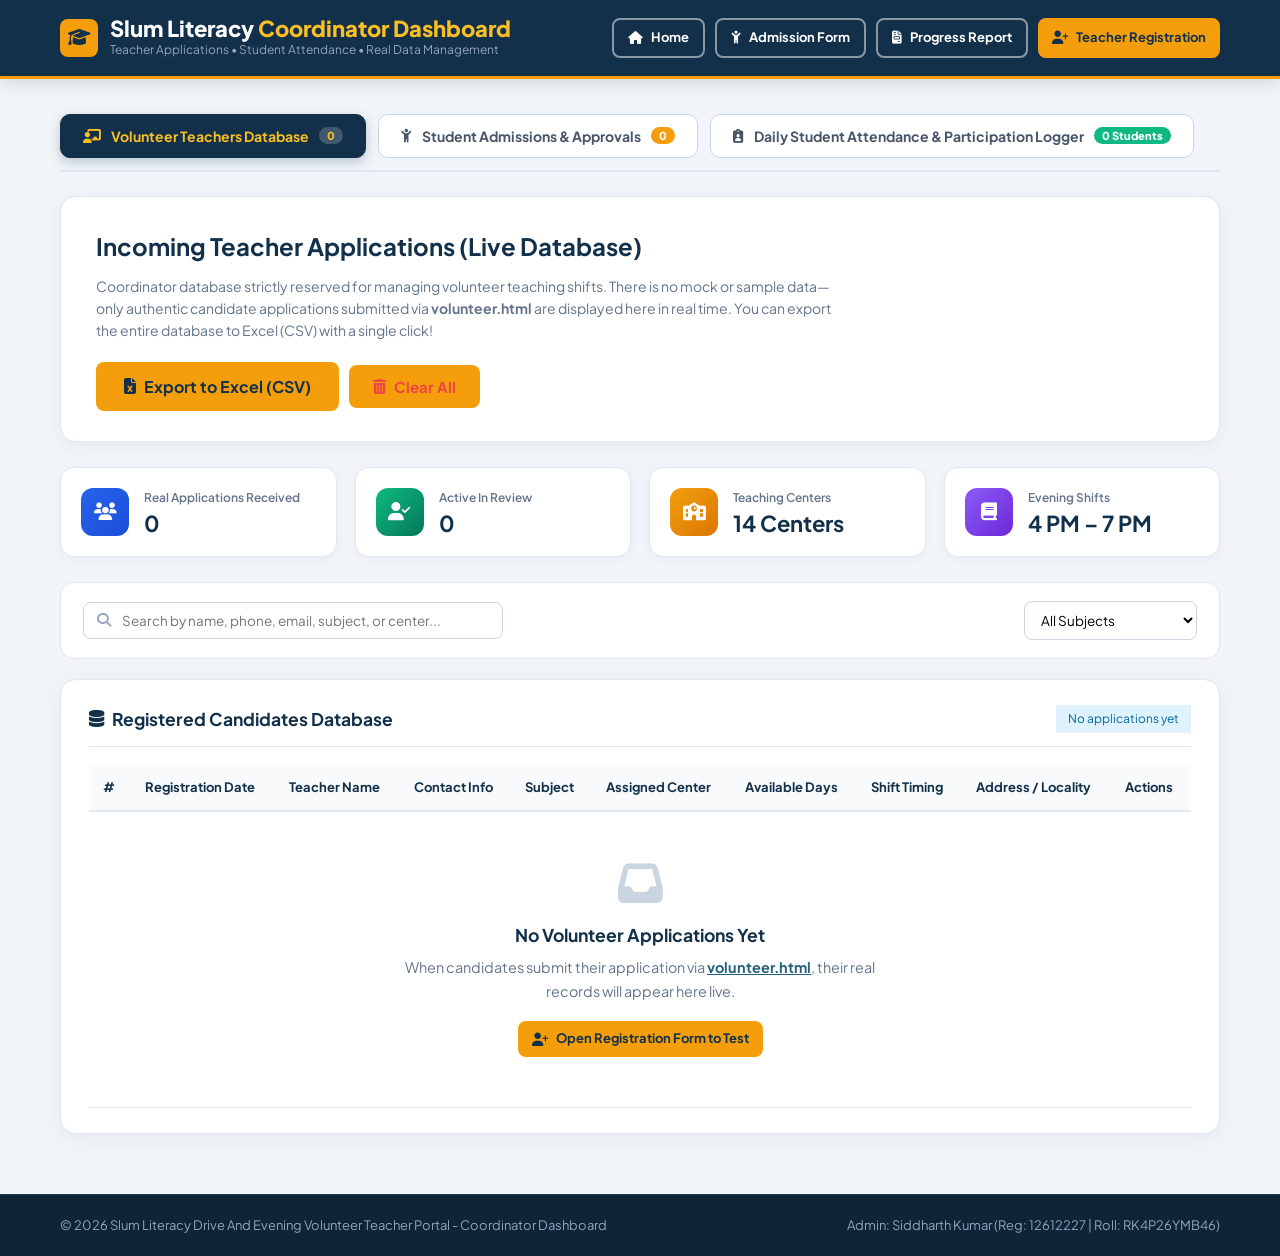
<file: admin.html>
<!DOCTYPE html>
<html lang="en">
<head>
    <meta charset="UTF-8">
    <meta name="viewport" content="width=device-width, initial-scale=1.0">
    <title>Admin Dashboard & Attendance Portal | Slum Literacy Drive</title>
    <link rel="stylesheet" href="style.css">
    <!-- Google Fonts -->
    <link rel="preconnect" href="https://fonts.googleapis.com">
    <link rel="preconnect" href="https://fonts.gstatic.com" crossorigin>
    <link href="https://fonts.googleapis.com/css2?family=Plus+Jakarta+Sans:wght@300;400;500;600;700;800&display=swap" rel="stylesheet">
    <!-- FontAwesome 6 -->
    <link rel="stylesheet" href="https://cdnjs.cloudflare.com/ajax/libs/font-awesome/6.4.0/css/all.min.css">
</head>
<body class="page-admin">

    <!-- Admin Top Navbar -->
    <header class="admin-header">
        <div class="container admin-nav-flex">
            <div class="admin-brand">
                <span class="logo-icon"><i class="fa-solid fa-graduation-cap"></i></span>
                <div>
                    <h2>Slum Literacy <span>Coordinator Dashboard</span></h2>
                    <span class="admin-sub">Teacher Applications • Student Attendance • Real Data Management</span>
                </div>
            </div>

            <div class="admin-top-actions">
                <a href="index.html" class="btn btn-secondary btn-sm">
                    <i class="fa-solid fa-house"></i> Home
                </a>
                <a href="enroll.html" class="btn btn-secondary btn-sm">
                    <i class="fa-solid fa-child-reaching"></i> Admission Form
                </a>
                <a href="report.html" class="btn btn-secondary btn-sm">
                    <i class="fa-solid fa-file-invoice"></i> Progress Report
                </a>
                <a href="volunteer.html" class="btn btn-warning btn-sm">
                    <i class="fa-solid fa-user-plus"></i> Teacher Registration
                </a>
            </div>
        </div>
    </header>

    <!-- Main Admin Container -->
    <main class="container admin-main">

        <!-- Admin Master Switcher Tabs -->
        <div class="admin-tab-nav">
            <button class="admin-tab-btn active" id="tabBtnTeachers" onclick="switchAdminTab('teachers')">
                <i class="fa-solid fa-chalkboard-user"></i>
                <span>Volunteer Teachers Database</span>
                <span class="tab-badge" id="tabTeacherBadge">0</span>
            </button>
            <button class="admin-tab-btn" id="tabBtnAdmissions" onclick="switchAdminTab('admissions')">
                <i class="fa-solid fa-child-reaching"></i>
                <span>Student Admissions & Approvals</span>
                <span class="tab-badge" id="tabAdmissionBadge" style="background:#f59e0b; color:white;">0</span>
            </button>
            <button class="admin-tab-btn" id="tabBtnAttendance" onclick="switchAdminTab('attendance')">
                <i class="fa-solid fa-clipboard-user"></i>
                <span>Daily Student Attendance & Participation Logger</span>
                <span class="tab-badge" id="tabAttendanceBadge" style="background:#10b981; color:white;">Module 3</span>
            </button>
        </div>

        <!-- ================================================================= -->
        <!-- TAB 1: VOLUNTEER TEACHERS DATABASE -->
        <!-- ================================================================= -->
        <div id="paneTeachers" class="admin-tab-pane active">

            <!-- Welcome Banner -->
            <div class="admin-welcome-card">
                <div class="welcome-text">
                    <h1>Incoming Teacher Applications (Live Database)</h1>
                    <p>Coordinator database strictly reserved for managing volunteer teaching shifts. There is no mock or sample data—only authentic candidate applications submitted via <strong>volunteer.html</strong> are displayed here in real time. You can export the entire database to Excel (CSV) with a single click!</p>
                </div>
                <div class="welcome-actions" style="display:flex; gap:10px; align-items:center;">
                    <button id="exportCsvBtn" class="btn btn-warning btn-lg">
                        <i class="fa-solid fa-file-excel"></i> Export to Excel (CSV)
                    </button>
                    <button id="clearAllDataBtn" class="btn btn-outline-sm" style="color:#ef4444; border-color:#fca5a5;" title="Clear all registrations">
                        <i class="fa-solid fa-trash-can"></i> Clear All
                    </button>
                </div>
            </div>

            <!-- Quick Stats Cards -->
            <div class="admin-stats-grid">
                <div class="admin-stat-card">
                    <div class="stat-icon-wrap bg-blue"><i class="fa-solid fa-users"></i></div>
                    <div>
                        <span class="stat-meta">Real Applications Received</span>
                        <h3 id="statTotalCount">0</h3>
                    </div>
                </div>

                <div class="admin-stat-card">
                    <div class="stat-icon-wrap bg-green"><i class="fa-solid fa-user-check"></i></div>
                    <div>
                        <span class="stat-meta">Active In Review</span>
                        <h3 id="statActiveCount">0</h3>
                    </div>
                </div>

                <div class="admin-stat-card">
                    <div class="stat-icon-wrap bg-amber"><i class="fa-solid fa-school"></i></div>
                    <div>
                        <span class="stat-meta">Teaching Centers</span>
                        <h3>14 Centers</h3>
                    </div>
                </div>

                <div class="admin-stat-card">
                    <div class="stat-icon-wrap bg-purple"><i class="fa-solid fa-book"></i></div>
                    <div>
                        <span class="stat-meta">Evening Shifts</span>
                        <h3>4 PM – 7 PM</h3>
                    </div>
                </div>
            </div>

            <!-- Data Filter & Controls -->
            <div class="admin-controls-card">
                <div class="search-input-wrap">
                    <i class="fa-solid fa-magnifying-glass"></i>
                    <input type="text" id="adminSearchInput" placeholder="Search by name, phone, email, subject, or center...">
                </div>

                <div class="filter-dropdown-wrap">
                    <select id="adminSubjectFilter">
                        <option value="">All Subjects</option>
                        <option value="Mathematics">Mathematics</option>
                        <option value="English">English</option>
                        <option value="Science">Science</option>
                        <option value="General Knowledge">General Knowledge</option>
                        <option value="Arts and Crafts">Arts and Crafts</option>
                    </select>
                </div>
            </div>

            <!-- Volunteer Data Table Card -->
            <div class="admin-table-card">
                <div class="table-card-header">
                    <h3><i class="fa-solid fa-database"></i> Registered Candidates Database</h3>
                    <span class="badge-pill light-blue" id="tableRecordCount">Loading...</span>
                </div>

                <div class="table-scroll-container">
                    <table class="admin-data-table" id="adminDataTable">
                        <thead>
                            <tr>
                                <th>#</th>
                                <th>Registration Date</th>
                                <th>Teacher Name</th>
                                <th>Contact Info</th>
                                <th>Subject</th>
                                <th>Assigned Center</th>
                                <th>Available Days</th>
                                <th>Shift Timing</th>
                                <th>Address / Locality</th>
                                <th>Actions</th>
                            </tr>
                        </thead>
                        <tbody id="adminTableBody">
                            <!-- Populated dynamically via script.js (Real Data Only) -->
                        </tbody>
                    </table>
                </div>
            </div>

        </div>

        <!-- ================================================================= -->
        <!-- TAB 2: STUDENT ADMISSIONS & APPROVALS (UNDERPRIVILEGED CHILDREN) -->
        <!-- ================================================================= -->
        <div id="paneAdmissions" class="admin-tab-pane">

            <!-- Welcome Banner -->
            <div class="admin-welcome-card">
                <div class="welcome-text">
                    <h1>Underprivileged Student Admissions & Approvals</h1>
                    <p>Review child admission applications submitted in real time by parents and guardians via <strong>enroll.html</strong>. Verify family details, background, and center location, then click <strong>Approve & Admit</strong> to officially assign a Student ID and automatically enroll the child into the Daily Attendance Logger and Student Progress Tracker.</p>
                </div>
                <div class="welcome-actions" style="display:flex; gap:10px; align-items:center;">
                    <a href="enroll.html" target="_blank" class="btn btn-primary btn-lg" style="text-decoration:none;">
                        <i class="fa-solid fa-child-reaching"></i> Public Admission Form
                    </a>
                    <button id="exportAdmissionsCsvBtn" class="btn btn-warning btn-lg">
                        <i class="fa-solid fa-file-excel"></i> Export (CSV)
                    </button>
                    <button id="clearAllAdmissionsBtn" class="btn btn-outline-sm" style="color:#ef4444; border-color:#fca5a5;" title="Clear all admissions">
                        <i class="fa-solid fa-trash-can"></i> Clear All
                    </button>
                </div>
            </div>

            <!-- Quick Stats Cards -->
            <div class="admin-stats-grid">
                <div class="admin-stat-card">
                    <div class="stat-icon-wrap bg-blue"><i class="fa-solid fa-file-signature"></i></div>
                    <div>
                        <span class="stat-meta">Total Applications</span>
                        <h3 id="statAdmissionTotal">0</h3>
                    </div>
                </div>

                <div class="admin-stat-card">
                    <div class="stat-icon-wrap bg-amber"><i class="fa-solid fa-hourglass-half"></i></div>
                    <div>
                        <span class="stat-meta">Pending Approval</span>
                        <h3 id="statAdmissionPending">0</h3>
                    </div>
                </div>

                <div class="admin-stat-card">
                    <div class="stat-icon-wrap bg-green"><i class="fa-solid fa-circle-check"></i></div>
                    <div>
                        <span class="stat-meta">Admitted & Enrolled</span>
                        <h3 id="statAdmissionApproved">0</h3>
                    </div>
                </div>

                <div class="admin-stat-card">
                    <div class="stat-icon-wrap bg-purple"><i class="fa-solid fa-school"></i></div>
                    <div>
                        <span class="stat-meta">Tutoring Clusters</span>
                        <h3>3 Active Centers</h3>
                    </div>
                </div>
            </div>

            <!-- Data Filter & Controls -->
            <div class="admin-controls-card">
                <div class="search-input-wrap">
                    <i class="fa-solid fa-magnifying-glass"></i>
                    <input type="text" id="admissionSearchInput" placeholder="Search by child name, guardian, phone, center, or subject...">
                </div>

                <div class="filter-dropdown-wrap" style="display:flex; gap:10px;">
                    <select id="admissionStatusFilter">
                        <option value="">All Statuses</option>
                        <option value="Pending Approval">Pending Approval</option>
                        <option value="Admitted & Enrolled">Admitted & Enrolled</option>
                    </select>

                    <select id="admissionCenterFilter">
                        <option value="">All Centers</option>
                        <option value="Center A: Math Camp (Azad Nagar)">Center A: Math Camp</option>
                        <option value="Center B: English Camp (Railway Colony)">Center B: English Camp</option>
                        <option value="Center C: Riverfront Open School">Center C: Riverfront School</option>
                    </select>
                </div>
            </div>

            <!-- Admissions Data Table Card -->
            <div class="admin-table-card">
                <div class="table-card-header">
                    <h3><i class="fa-solid fa-id-card-clip"></i> Child Admission Applications Database</h3>
                    <span class="badge-pill light-blue" id="admissionsRecordCount">0 Applications</span>
                </div>

                <div class="table-responsive">
                    <table class="admin-table" id="admissionsTable">
                        <thead>
                            <tr>
                                <th>App ID & Date</th>
                                <th>Child Information</th>
                                <th>Assigned Center & Shift</th>
                                <th>Learning Focus & Schooling</th>
                                <th>Guardian & Contact</th>
                                <th>Status</th>
                                <th>Coordinator Actions</th>
                            </tr>
                        </thead>
                        <tbody id="admissionsTableBody">
                            <!-- Populated dynamically via script.js -->
                        </tbody>
                    </table>
                </div>
            </div>

        </div>

        <!-- ================================================================= -->
        <!-- TAB 3: DAILY STUDENT ATTENDANCE & PARTICIPATION LOGGER (MODULE 3) -->
        <!-- ================================================================= -->
        <div id="paneAttendance" class="admin-tab-pane">

            <!-- Real-Time Metrics & Participation Rate Cards -->
            <div class="attendance-stats-grid">
                <!-- Participation Rate Card -->
                <div class="attendance-stat-card rate">
                    <div class="attendance-stat-icon">
                        <i class="fa-solid fa-chart-pie"></i>
                    </div>
                    <div class="attendance-stat-info" style="flex-grow: 1;">
                        <div style="display: flex; justify-content: space-between; align-items: baseline;">
                            <h3 id="participationRateDisplay">0%</h3>
                            <span class="status-tag" id="rateStatusBadge" style="background:#fef3c7; color:#b45309; font-size:11px;">Awaiting Data</span>
                        </div>
                        <span>Classroom Participation Rate</span>
                        <div class="progress-bar-container" style="background:#e2e8f0; height:8px; border-radius:10px; overflow:hidden; margin-top:8px;">
                            <div id="participationProgressBar" style="width: 0%; height: 100%; background: linear-gradient(90deg, #10b981, #059669); transition: width 0.4s ease;"></div>
                        </div>
                    </div>
                </div>

                <!-- Present Today Card -->
                <div class="attendance-stat-card success">
                    <div class="attendance-stat-icon">
                        <i class="fa-solid fa-user-check"></i>
                    </div>
                    <div class="attendance-stat-info">
                        <h3 id="presentCountDisplay">0</h3>
                        <span>Present Students Today</span>
                    </div>
                </div>

                <!-- Absent Today Card -->
                <div class="attendance-stat-card danger">
                    <div class="attendance-stat-icon">
                        <i class="fa-solid fa-user-xmark"></i>
                    </div>
                    <div class="attendance-stat-info">
                        <h3 id="absentCountDisplay">0</h3>
                        <span>Absent Students Today</span>
                    </div>
                </div>

                <!-- Total Enrolled Card -->
                <div class="attendance-stat-card primary">
                    <div class="attendance-stat-icon">
                        <i class="fa-solid fa-users"></i>
                    </div>
                    <div class="attendance-stat-info">
                        <h3 id="totalEnrolledDisplay">0</h3>
                        <span>Total Enrolled Students</span>
                    </div>
                </div>
            </div>

            <!-- Controls & Filter Toolbar -->
            <div class="admin-controls-card">
                <div class="filter-dropdown-wrap" style="flex-grow:1; display:flex; gap:14px; flex-wrap:wrap; align-items: flex-end;">
                    <div>
                        <label style="display:block; font-size:12px; font-weight:700; color:#12304a; margin-bottom:4px;">
                            <i class="fa-regular fa-calendar"></i> Attendance Date
                        </label>
                        <input type="date" id="attendanceDateInput" style="padding:9px 12px; border:1px solid #cbd5e1; border-radius:8px; font-size:14px; background:white;">
                    </div>
                    <div>
                        <label style="display:block; font-size:12px; font-weight:700; color:#12304a; margin-bottom:4px;">
                            <i class="fa-solid fa-location-dot"></i> Teaching Center
                        </label>
                        <select id="attendanceCenterSelect" style="padding:9px 12px; border:1px solid #cbd5e1; border-radius:8px; font-size:14px; background:white;">
                            <option value="All Centers">All Learning Centers</option>
                            <option value="Center A: Math Camp (Azad Nagar)">Center A: Math Camp (Azad Nagar)</option>
                            <option value="Center B: English Camp (Railway Colony)">Center B: English Camp (Railway Colony)</option>
                            <option value="Center C: Riverfront Open School">Center C: Riverfront Open School</option>
                        </select>
                    </div>
                    <div>
                        <label style="display:block; font-size:12px; font-weight:700; color:#12304a; margin-bottom:4px;">
                            <i class="fa-regular fa-clock"></i> Evening Shift
                        </label>
                        <select id="attendanceShiftSelect" style="padding:9px 12px; border:1px solid #cbd5e1; border-radius:8px; font-size:14px; background:white;">
                            <option value="4:00 PM – 5:00 PM (Early Shift)">4:00 PM – 5:00 PM (Early Shift)</option>
                            <option value="5:00 PM – 6:00 PM (Primary Shift)" selected>5:00 PM – 6:00 PM (Primary Shift)</option>
                            <option value="6:00 PM – 7:00 PM (Senior Shift)">6:00 PM – 7:00 PM (Senior Shift)</option>
                        </select>
                    </div>
                    <div>
                        <label style="display:block; font-size:12px; font-weight:700; color:#12304a; margin-bottom:4px;">
                            <i class="fa-solid fa-magnifying-glass"></i> Search Child
                        </label>
                        <input type="text" id="attendanceSearchInput" placeholder="Search child name or ID..." style="padding:9px 12px; border:1px solid #cbd5e1; border-radius:8px; font-size:14px; background:white; min-width:180px;">
                    </div>
                </div>

                <!-- Toolbar Action Buttons -->
                <div style="display:flex; gap:8px; flex-wrap:wrap; align-items:flex-end;">
                    <button id="openEnrollModalBtn" class="btn btn-primary" style="padding:9px 14px; font-size:13px;">
                        <i class="fa-solid fa-user-plus"></i> Enroll Student
                    </button>
                    <button id="markAllPresentBtn" class="btn btn-outline-sm" title="Mark all filtered students present">
                        <i class="fa-solid fa-check-double"></i> All Present
                    </button>
                    <button id="markAllAbsentBtn" class="btn btn-outline-sm" title="Mark all filtered students absent">
                        <i class="fa-solid fa-xmark"></i> All Absent
                    </button>
                    <button id="saveAttendanceBtn" class="btn btn-warning" style="padding:9px 14px; font-size:13px;">
                        <i class="fa-solid fa-floppy-disk"></i> Save Session
                    </button>
                    <button id="exportAttendanceCsvBtn" class="btn btn-secondary" style="padding:9px 14px; font-size:13px;" title="Export attendance to CSV">
                        <i class="fa-solid fa-file-excel"></i> Export CSV
                    </button>
                </div>
            </div>

            <!-- Student Attendance Grid Table -->
            <div class="admin-table-card">
                <div class="table-card-header" style="display:flex; justify-content:space-between; align-items:center; flex-wrap:wrap; gap:10px;">
                    <div>
                        <h3><i class="fa-solid fa-clipboard-check"></i> Center Attendance Sheet (<span id="activeDateLabel">Today</span>)</h3>
                        <p style="font-size:13px; color:#64748b; margin-top:2px;">Click <strong>Present</strong> when a child walks in to mark instant presence with exact arrival time.</p>
                    </div>
                    <div style="display:flex; gap:8px; align-items:center;">
                        <span class="badge-pill light-blue" id="attendanceFeedbackBadge">
                            <i class="fa-solid fa-bolt"></i> Live Auto-Save Enabled
                        </span>
                        <button id="clearRosterBtn" class="btn btn-outline-sm" style="font-size:11px; padding:4px 8px; color:#dc2626; border-color:#fee2e2;" title="Clear all enrolled students">
                            <i class="fa-solid fa-trash-can"></i> Clear Roster
                        </button>
                    </div>
                </div>

                <div class="table-scroll-container">
                    <table class="admin-data-table" id="attendanceGridTable">
                        <thead>
                            <tr>
                                <th style="width: 40px;">#</th>
                                <th>Student ID</th>
                                <th>Child's Full Name</th>
                                <th>Age / Grade</th>
                                <th>Teaching Center</th>
                                <th>Assigned Subject</th>
                                <th>Guardian Mobile</th>
                                <th style="text-align:center; min-width: 170px;">Live Attendance Status</th>
                                <th style="text-align:center;">Arrival Time</th>
                                <th style="text-align:center; width: 70px;">Action</th>
                            </tr>
                        </thead>
                        <tbody id="attendanceGridBody">
                            <!-- Dynamically populated via script.js from localStorage -->
                        </tbody>
                    </table>
                </div>
            </div>

            <!-- Saved Daily Attendance History Section -->
            <div class="admin-table-card" style="margin-top: 30px;">
                <div class="table-card-header" style="display:flex; justify-content:space-between; align-items:center;">
                    <div>
                        <h3><i class="fa-solid fa-clock-rotate-left"></i> Committed Session Attendance History</h3>
                        <p style="font-size:13px; color:#64748b; margin-top:2px;">Official records saved from completed evening tutoring sessions.</p>
                    </div>
                    <button id="clearHistoryBtn" class="btn btn-outline-sm" style="font-size:11px; color:#dc2626; border-color:#fee2e2;">
                        <i class="fa-solid fa-trash-can"></i> Clear History
                    </button>
                </div>

                <div class="table-scroll-container">
                    <table class="admin-data-table">
                        <thead>
                            <tr>
                                <th>#</th>
                                <th>Session Date</th>
                                <th>Center</th>
                                <th>Shift Timing</th>
                                <th>Total Students</th>
                                <th>Present</th>
                                <th>Absent</th>
                                <th>Participation Rate</th>
                                <th>Committed Time</th>
                                <th>Action</th>
                            </tr>
                        </thead>
                        <tbody id="attendanceHistoryBody">
                            <!-- Populated via script.js -->
                        </tbody>
                    </table>
                </div>
            </div>

        </div>

    </main>

    <!-- Modal: Enroll New Student -->
    <div id="enrollStudentModal" class="story-modal-overlay" style="display:none;">
        <div class="story-modal-box" style="max-width: 520px;">
            <div class="modal-header">
                <h3><i class="fa-solid fa-user-plus"></i> Enroll New Student in Roster</h3>
                <button class="close-modal-btn" id="closeEnrollModalBtn">&times;</button>
            </div>
            <form id="enrollStudentForm">
                <div class="modal-body">
                    <p style="font-size:13px; color:#64748b; margin-bottom:16px;">
                        Add a newly joined child to the official evening tutoring roster. The child will be immediately eligible for daily attendance and diagnostic assessment.
                    </p>

                    <div style="margin-bottom:14px;">
                        <label style="display:block; font-size:13px; font-weight:700; color:#12304a; margin-bottom:4px;">
                            Child's Full Name <span style="color:#dc2626;">*</span>
                        </label>
                        <input type="text" id="newStudentName" required placeholder="e.g. Ramesh Kumar" style="width:100%; padding:10px 12px; border:1px solid #cbd5e1; border-radius:8px; font-size:14px;">
                    </div>

                    <div style="display:grid; grid-template-columns: 1fr 1fr; gap:12px; margin-bottom:14px;">
                        <div>
                            <label style="display:block; font-size:13px; font-weight:700; color:#12304a; margin-bottom:4px;">
                                Age & Grade <span style="color:#dc2626;">*</span>
                            </label>
                            <input type="text" id="newStudentAge" required placeholder="e.g. 9 yrs (Grade 3)" style="width:100%; padding:10px 12px; border:1px solid #cbd5e1; border-radius:8px; font-size:14px;">
                        </div>
                        <div>
                            <label style="display:block; font-size:13px; font-weight:700; color:#12304a; margin-bottom:4px;">
                                Primary Subject
                            </label>
                            <select id="newStudentSubject" style="width:100%; padding:10px 12px; border:1px solid #cbd5e1; border-radius:8px; font-size:14px; background:white;">
                                <option value="Foundational Math">Foundational Math</option>
                                <option value="English Phonics">English Phonics</option>
                                <option value="Hindi Literacy">Hindi Literacy</option>
                                <option value="General Science">General Science</option>
                                <option value="Arts & Hygiene">Arts & Hygiene</option>
                            </select>
                        </div>
                    </div>

                    <div style="margin-bottom:14px;">
                        <label style="display:block; font-size:13px; font-weight:700; color:#12304a; margin-bottom:4px;">
                            Learning Center <span style="color:#dc2626;">*</span>
                        </label>
                        <select id="newStudentCenter" required style="width:100%; padding:10px 12px; border:1px solid #cbd5e1; border-radius:8px; font-size:14px; background:white;">
                            <option value="Center A: Math Camp (Azad Nagar)">Center A: Math Camp (Azad Nagar)</option>
                            <option value="Center B: English Camp (Railway Colony)">Center B: English Camp (Railway Colony)</option>
                            <option value="Center C: Riverfront Open School">Center C: Riverfront Open School</option>
                        </select>
                    </div>

                    <div style="margin-bottom:14px;">
                        <label style="display:block; font-size:13px; font-weight:700; color:#12304a; margin-bottom:4px;">
                            Parent / Guardian Mobile Phone <span style="color:#dc2626;">*</span>
                        </label>
                        <input type="tel" id="newStudentPhone" required maxlength="10" placeholder="10-digit mobile number" style="width:100%; padding:10px 12px; border:1px solid #cbd5e1; border-radius:8px; font-size:14px;">
                    </div>
                </div>
                <div class="modal-footer" style="display:flex; justify-content:flex-end; gap:10px;">
                    <button type="button" class="btn btn-secondary" id="cancelEnrollBtn">Cancel</button>
                    <button type="submit" class="btn btn-primary">
                        <i class="fa-solid fa-check"></i> Enroll Child
                    </button>
                </div>
            </form>
        </div>
    </div>

    <!-- Admin Footer -->
    <footer class="admin-footer">
        <div class="container footer-bottom-flex">
            <p>© 2026 Slum Literacy Drive And Evening Volunteer Teacher Portal - Coordinator Dashboard</p>
            <p>Admin: Siddharth Kumar (Reg: 12612227 | Roll: RK4P26YMB46)</p>
        </div>
    </footer>

    <!-- Scripts -->
    <script src="script.js"></script>
</body>
</html>
</file>
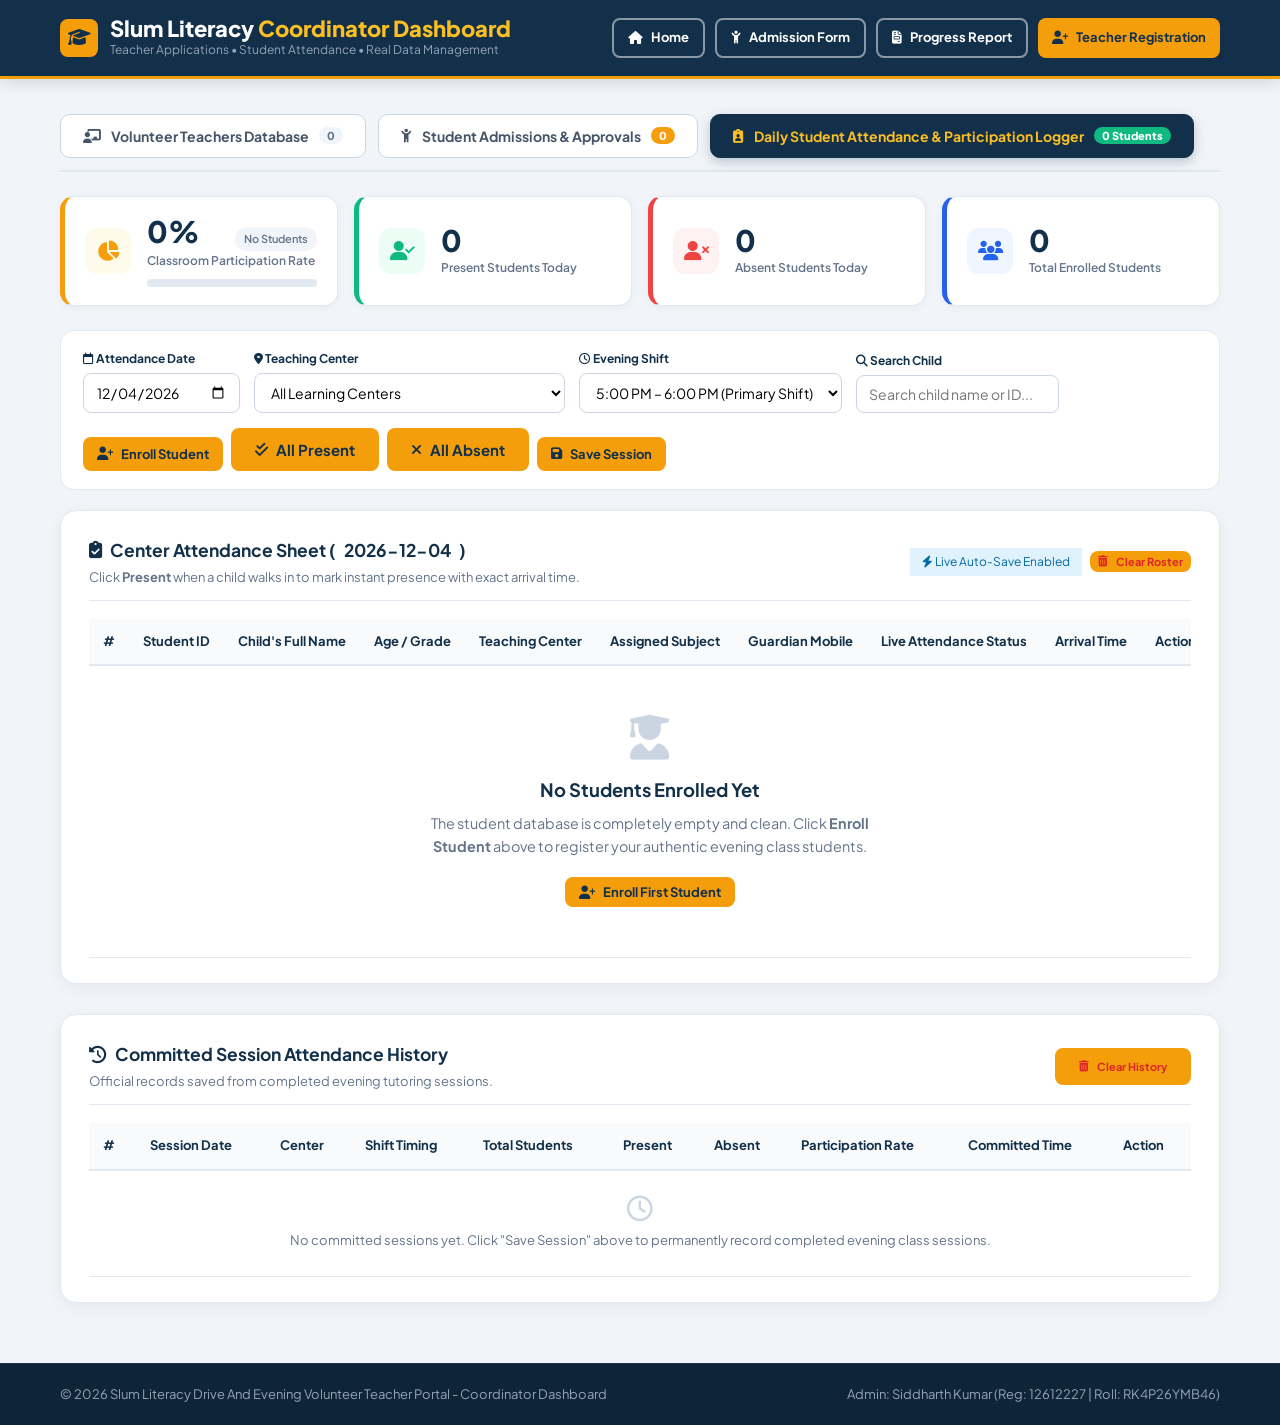
<file: attendance.html>
<!DOCTYPE html>
<html lang="en">
<head>
    <meta charset="UTF-8">
    <meta http-equiv="refresh" content="0; url=admin.html#attendance">
    <meta name="viewport" content="width=device-width, initial-scale=1.0">
    <title>Redirecting to Admin Attendance Portal | Slum Literacy Drive</title>
    <link rel="stylesheet" href="style.css">
    <link rel="stylesheet" href="https://cdnjs.cloudflare.com/ajax/libs/font-awesome/6.4.0/css/all.min.css">
    <script>
        window.location.replace("admin.html#attendance");
    </script>
</head>
<body style="background: #f1f5f9; display: flex; align-items: center; justify-content: center; min-height: 100vh; font-family: 'Plus Jakarta Sans', sans-serif; padding: 20px;">
    <div style="background: white; border-radius: 16px; padding: 40px 30px; max-width: 520px; text-align: center; box-shadow: 0 4px 25px rgba(0,0,0,0.08); border: 1px solid #e2e8f0;">
        <div style="width: 64px; height: 64px; background: #e0f2fe; color: #0284c7; border-radius: 50%; display: flex; align-items: center; justify-content: center; font-size: 28px; margin: 0 auto 18px;">
            <i class="fa-solid fa-lock"></i>
        </div>
        <h2 style="color: #12304a; font-size: 1.4rem; margin-bottom: 8px;">Coordinator Admin Portal</h2>
        <p style="font-size: 14px; color: #64748b; margin-bottom: 24px; line-height: 1.6;">
            The Student Attendance Logger is restricted and securely managed inside the <strong>Coordinator Admin Portal</strong>. Redirecting you automatically...
        </p>
        <a href="admin.html#attendance" class="btn btn-primary" style="padding: 12px 24px; font-size: 14px; display: inline-flex; align-items: center; gap: 8px;">
            <i class="fa-solid fa-clipboard-user"></i> Open Attendance in Admin Portal &rarr;
        </a>
    </div>
</body>
</html>
</file>
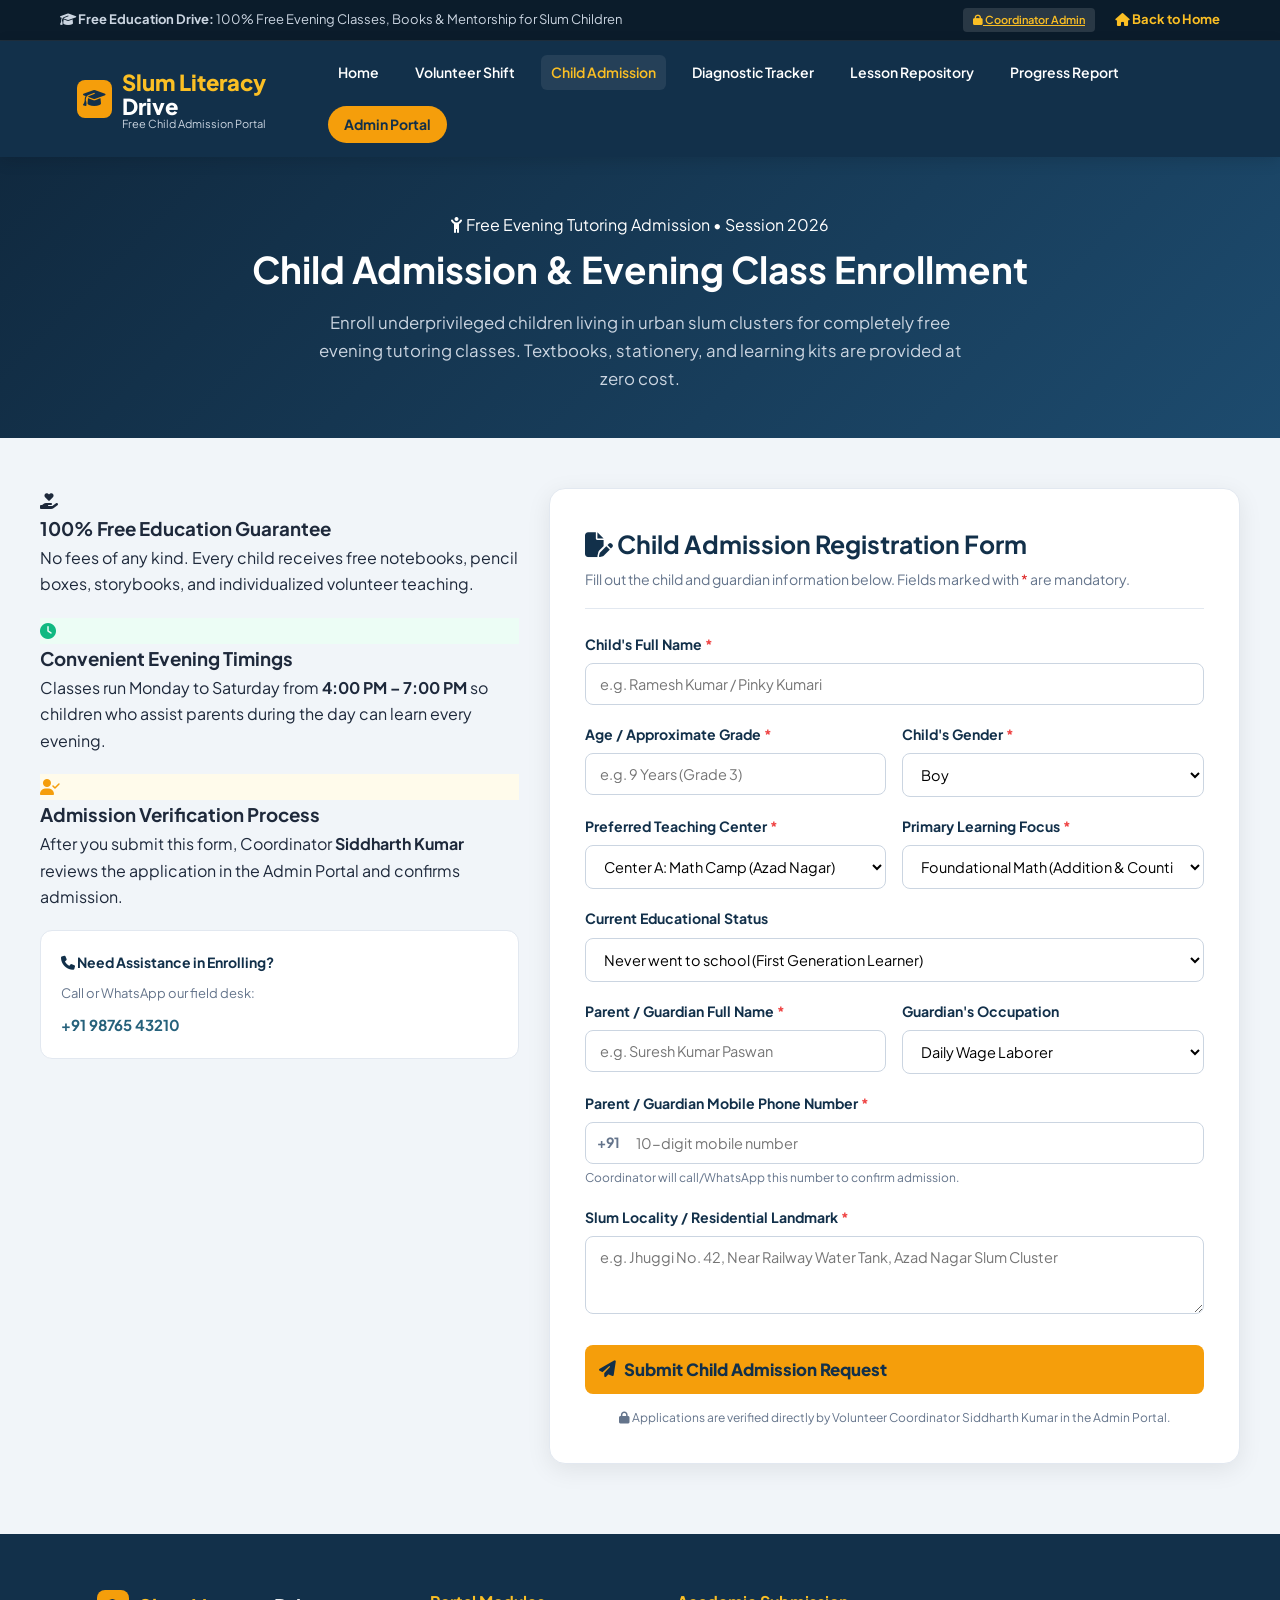
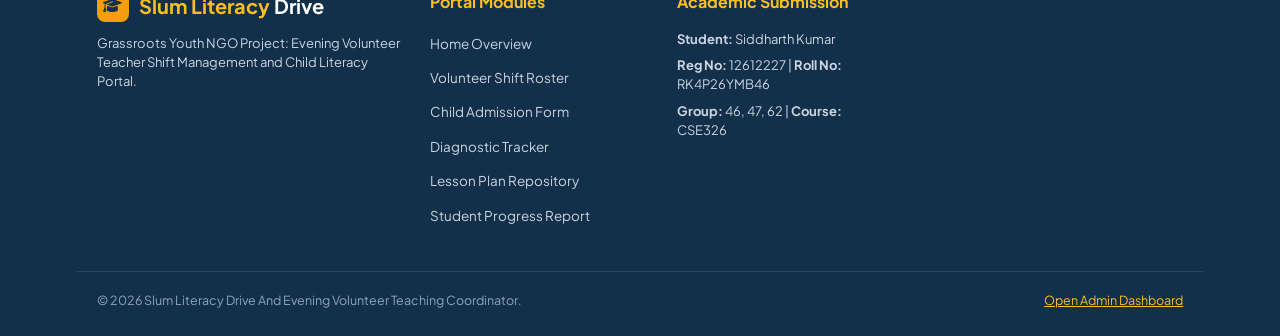
<file: enroll.html>
<!DOCTYPE html>
<html lang="en">
<head>
    <meta charset="UTF-8">
    <meta name="viewport" content="width=device-width, initial-scale=1.0">
    <title>Free Child Admission & Enrollment Form | Slum Literacy Drive</title>
    <link rel="stylesheet" href="style.css">
    <link rel="preconnect" href="https://fonts.googleapis.com">
    <link rel="preconnect" href="https://fonts.gstatic.com" crossorigin>
    <link href="https://fonts.googleapis.com/css2?family=Plus+Jakarta+Sans:wght@300;400;500;600;700;800&display=swap" rel="stylesheet">
    <link rel="stylesheet" href="https://cdnjs.cloudflare.com/ajax/libs/font-awesome/6.4.0/css/all.min.css">
</head>
<body class="page-volunteer">

    <!-- Top Announcement Bar -->
    <div class="top-announcement">
        <div class="container announcement-content">
            <span><i class="fa-solid fa-graduation-cap"></i> <strong>Free Education Drive:</strong> 100% Free Evening Classes, Books & Mentorship for Slum Children</span>
            <div class="announcement-right">
                <a href="admin.html" class="admin-link-badge"><i class="fa-solid fa-lock"></i> Coordinator Admin</a>
                <a href="index.html" class="announcement-link"><i class="fa-solid fa-house"></i> Back to Home</a>
            </div>
        </div>
    </div>

    <!-- Navigation Header -->
    <header>
        <div class="nav-container">
            <a href="index.html" class="brand-logo">
                <span class="logo-icon"><i class="fa-solid fa-graduation-cap"></i></span>
                <div>
                    <h2>Slum Literacy <span>Drive</span></h2>
                    <span style="font-size: 11px; color: #cbd5e1; display: block; line-height: 1;">Free Child Admission Portal</span>
                </div>
            </a>
            <button class="mobile-toggle" id="menuToggle" aria-label="Toggle navigation">
                <i class="fa-solid fa-bars"></i>
            </button>
            <nav id="navMenu">
                <a href="index.html">Home</a>
                <a href="volunteer.html">Volunteer Shift</a>
                <a href="enroll.html" class="active">Child Admission</a>
                <a href="tracker.html">Diagnostic Tracker</a>
                <a href="lessons.html">Lesson Repository</a>
                <a href="report.html">Progress Report</a>
                <a href="admin.html" class="nav-btn">Admin Portal</a>
            </nav>
        </div>
    </header>

    <!-- Page Header Banner -->
    <div class="page-header-banner">
        <div class="container">
            <div class="badge-pill light">
                <i class="fa-solid fa-child-reaching"></i> Free Evening Tutoring Admission • Session 2026
            </div>
            <h1>Child Admission & Evening Class Enrollment</h1>
            <p>Enroll underprivileged children living in urban slum clusters for completely free evening tutoring classes. Textbooks, stationery, and learning kits are provided at zero cost.</p>
        </div>
    </div>

    <!-- Main Registration Section -->
    <main class="container volunteer-page-section">
        <div class="volunteer-layout-grid">

            <!-- Left: Guidelines & NGO Support Info -->
            <div class="volunteer-sidebar">
                <div class="guideline-card">
                    <div class="guideline-icon">
                        <i class="fa-solid fa-hand-holding-heart"></i>
                    </div>
                    <h3>100% Free Education Guarantee</h3>
                    <p>No fees of any kind. Every child receives free notebooks, pencil boxes, storybooks, and individualized volunteer teaching.</p>
                </div>

                <div class="guideline-card">
                    <div class="guideline-icon" style="background:#ecfdf5; color:#10b981;">
                        <i class="fa-solid fa-clock"></i>
                    </div>
                    <h3>Convenient Evening Timings</h3>
                    <p>Classes run Monday to Saturday from <strong>4:00 PM – 7:00 PM</strong> so children who assist parents during the day can learn every evening.</p>
                </div>

                <div class="guideline-card">
                    <div class="guideline-icon" style="background:#fffbeb; color:#f59e0b;">
                        <i class="fa-solid fa-user-check"></i>
                    </div>
                    <h3>Admission Verification Process</h3>
                    <p>After you submit this form, Coordinator <strong>Siddharth Kumar</strong> reviews the application in the Admin Portal and confirms admission.</p>
                </div>

                <div class="contact-box" style="background:white; border-radius:12px; padding:20px; border:1px solid #e2e8f0;">
                    <h4 style="font-size:14px; color:#12304a; margin-bottom:8px;"><i class="fa-solid fa-phone"></i> Need Assistance in Enrolling?</h4>
                    <p style="font-size:13px; color:#64748b; margin-bottom:8px;">Call or WhatsApp our field desk:</p>
                    <strong style="color:#25617b; font-size:15px;">+91 98765 43210</strong>
                </div>
            </div>

            <!-- Right: Child Admission Form -->
            <div class="volunteer-form-wrapper">
                <div class="form-card">
                    <div class="form-header">
                        <h2><i class="fa-solid fa-file-pen"></i> Child Admission Registration Form</h2>
                        <p>Fill out the child and guardian information below. Fields marked with <span style="color:#dc2626;">*</span> are mandatory.</p>
                    </div>

                    <!-- Feedback Alert Box -->
                    <div id="enrollFormMessage" class="form-feedback-alert" style="display:none;"></div>

                    <form id="childAdmissionForm" novalidate>

                        <!-- Child Full Name -->
                        <div class="form-group">
                            <label for="childFullName">Child's Full Name <span class="required">*</span></label>
                            <input type="text" id="childFullName" required placeholder="e.g. Ramesh Kumar / Pinky Kumari">
                            <span class="field-error" id="errChildName"></span>
                        </div>

                        <!-- Age & Gender Grid -->
                        <div class="form-row-2">
                            <div class="form-group">
                                <label for="childAge">Age / Approximate Grade <span class="required">*</span></label>
                                <input type="text" id="childAge" required placeholder="e.g. 9 Years (Grade 3)">
                                <span class="field-error" id="errChildAge"></span>
                            </div>
                            <div class="form-group">
                                <label for="childGender">Child's Gender <span class="required">*</span></label>
                                <select id="childGender" required>
                                    <option value="Boy">Boy</option>
                                    <option value="Girl">Girl</option>
                                    <option value="Other">Other</option>
                                </select>
                            </div>
                        </div>

                        <!-- Teaching Center & Preferred Subject -->
                        <div class="form-row-2">
                            <div class="form-group">
                                <label for="childCenter">Preferred Teaching Center <span class="required">*</span></label>
                                <select id="childCenter" required>
                                    <option value="Center A: Math Camp (Azad Nagar)">Center A: Math Camp (Azad Nagar)</option>
                                    <option value="Center B: English Camp (Railway Colony)">Center B: English Camp (Railway Colony)</option>
                                    <option value="Center C: Riverfront Open School">Center C: Riverfront Open School</option>
                                </select>
                            </div>
                            <div class="form-group">
                                <label for="childSubject">Primary Learning Focus <span class="required">*</span></label>
                                <select id="childSubject" required>
                                    <option value="Foundational Math">Foundational Math (Addition & Counting)</option>
                                    <option value="English Phonics">English Phonics & Alphabet</option>
                                    <option value="Hindi Literacy">Hindi Reading & Writing</option>
                                    <option value="All Subjects">All Foundational Subjects</option>
                                </select>
                            </div>
                        </div>

                        <!-- Schooling Background -->
                        <div class="form-group">
                            <label for="childSchoolStatus">Current Educational Status</label>
                            <select id="childSchoolStatus">
                                <option value="Never went to school (First Generation Learner)">Never went to school (First Generation Learner)</option>
                                <option value="School Dropout (Discontinued)">School Dropout (Discontinued)</option>
                                <option value="Currently in Govt Primary School (Needs Evening Tutoring)">Currently in Govt Primary School (Needs Evening Tutoring)</option>
                            </select>
                        </div>

                        <!-- Guardian Name & Occupation -->
                        <div class="form-row-2">
                            <div class="form-group">
                                <label for="guardianName">Parent / Guardian Full Name <span class="required">*</span></label>
                                <input type="text" id="guardianName" required placeholder="e.g. Suresh Kumar Paswan">
                                <span class="field-error" id="errGuardianName"></span>
                            </div>
                            <div class="form-group">
                                <label for="guardianOccupation">Guardian's Occupation</label>
                                <select id="guardianOccupation">
                                    <option value="Daily Wage Laborer">Daily Wage Laborer</option>
                                    <option value="Rickshaw / E-Rickshaw Driver">Rickshaw / E-Rickshaw Driver</option>
                                    <option value="Street Vendor / Hawking">Street Vendor / Hawking</option>
                                    <option value="Domestic Worker / Helper">Domestic Worker / Helper</option>
                                    <option value="Construction Worker">Construction Worker</option>
                                    <option value="Other">Other Daily Earner</option>
                                </select>
                            </div>
                        </div>

                        <!-- Guardian Mobile Phone (10 digits) -->
                        <div class="form-group">
                            <label for="guardianPhone">Parent / Guardian Mobile Phone Number <span class="required">*</span></label>
                            <div style="position:relative;">
                                <span style="position:absolute; left:12px; top:50%; transform:translateY(-50%); font-weight:700; color:#64748b; font-size:14px;">+91</span>
                                <input type="tel" id="guardianPhone" required maxlength="10" placeholder="10-digit mobile number" style="padding-left:50px;">
                            </div>
                            <small style="color:#64748b; font-size:12px; display:block; margin-top:4px;">Coordinator will call/WhatsApp this number to confirm admission.</small>
                            <span class="field-error" id="errGuardianPhone"></span>
                        </div>

                        <!-- Slum Address / Locality -->
                        <div class="form-group">
                            <label for="childAddress">Slum Locality / Residential Landmark <span class="required">*</span></label>
                            <textarea id="childAddress" required rows="3" placeholder="e.g. Jhuggi No. 42, Near Railway Water Tank, Azad Nagar Slum Cluster"></textarea>
                            <span class="field-error" id="errChildAddress"></span>
                        </div>

                        <!-- Submit Button -->
                        <div style="margin-top:24px;">
                            <button type="submit" class="btn btn-warning btn-lg" style="width:100%; font-size:1.05rem; padding:14px; font-weight:800;">
                                <i class="fa-solid fa-paper-plane"></i> Submit Child Admission Request
                            </button>
                        </div>

                        <p style="text-align:center; font-size:12px; color:#64748b; margin-top:14px;">
                            <i class="fa-solid fa-lock"></i> Applications are verified directly by Volunteer Coordinator Siddharth Kumar in the Admin Portal.
                        </p>

                    </form>
                </div>
            </div>

        </div>
    </main>

    <!-- Footer -->
    <footer>
        <div class="container footer-content">
            <div class="footer-box brand-box">
                <div class="footer-brand">
                    <span class="footer-icon"><i class="fa-solid fa-graduation-cap"></i></span>
                    <h3>Slum Literacy <span>Drive</span></h3>
                </div>
                <p>Grassroots Youth NGO Project: Evening Volunteer Teacher Shift Management and Child Literacy Portal.</p>
            </div>
            <div class="footer-box">
                <h4>Portal Modules</h4>
                <ul class="footer-links">
                    <li><a href="index.html">Home Overview</a></li>
                    <li><a href="volunteer.html">Volunteer Shift Roster</a></li>
                    <li><a href="enroll.html">Child Admission Form</a></li>
                    <li><a href="tracker.html">Diagnostic Tracker</a></li>
                    <li><a href="lessons.html">Lesson Plan Repository</a></li>
                    <li><a href="report.html">Student Progress Report</a></li>
                </ul>
            </div>
            <div class="footer-box">
                <h4>Academic Submission</h4>
                <p><strong>Student:</strong> Siddharth Kumar</p>
                <p><strong>Reg No:</strong> 12612227 | <strong>Roll No:</strong> RK4P26YMB46</p>
                <p><strong>Group:</strong> 46, 47, 62 | <strong>Course:</strong> CSE326</p>
            </div>
        </div>
        <div class="footer-copyright">
            <div class="container copyright-flex">
                <p>© 2026 Slum Literacy Drive And Evening Volunteer Teaching Coordinator.</p>
                <p><a href="admin.html" style="color:#fbbf24;">Open Admin Dashboard</a></p>
            </div>
        </div>
    </footer>

    <!-- Scripts -->
    <script src="script.js"></script>
</body>
</html>
</file>
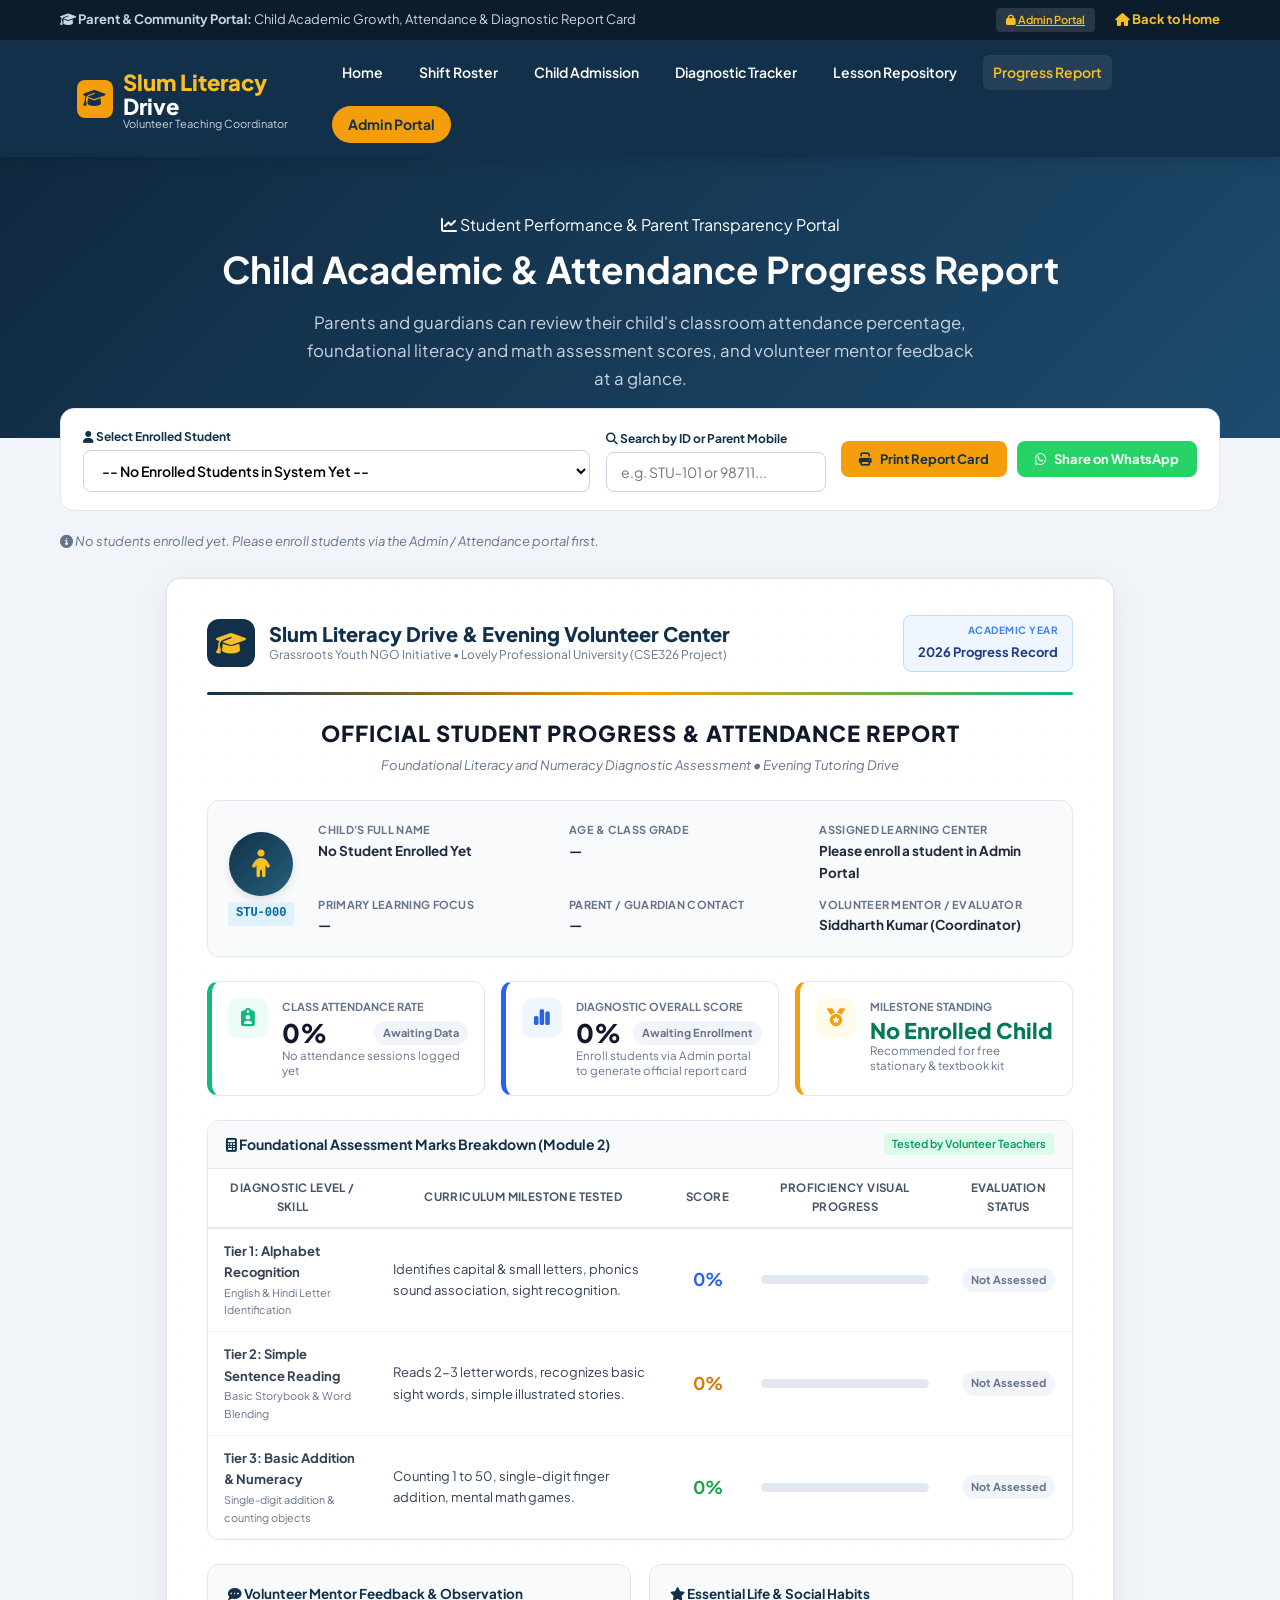
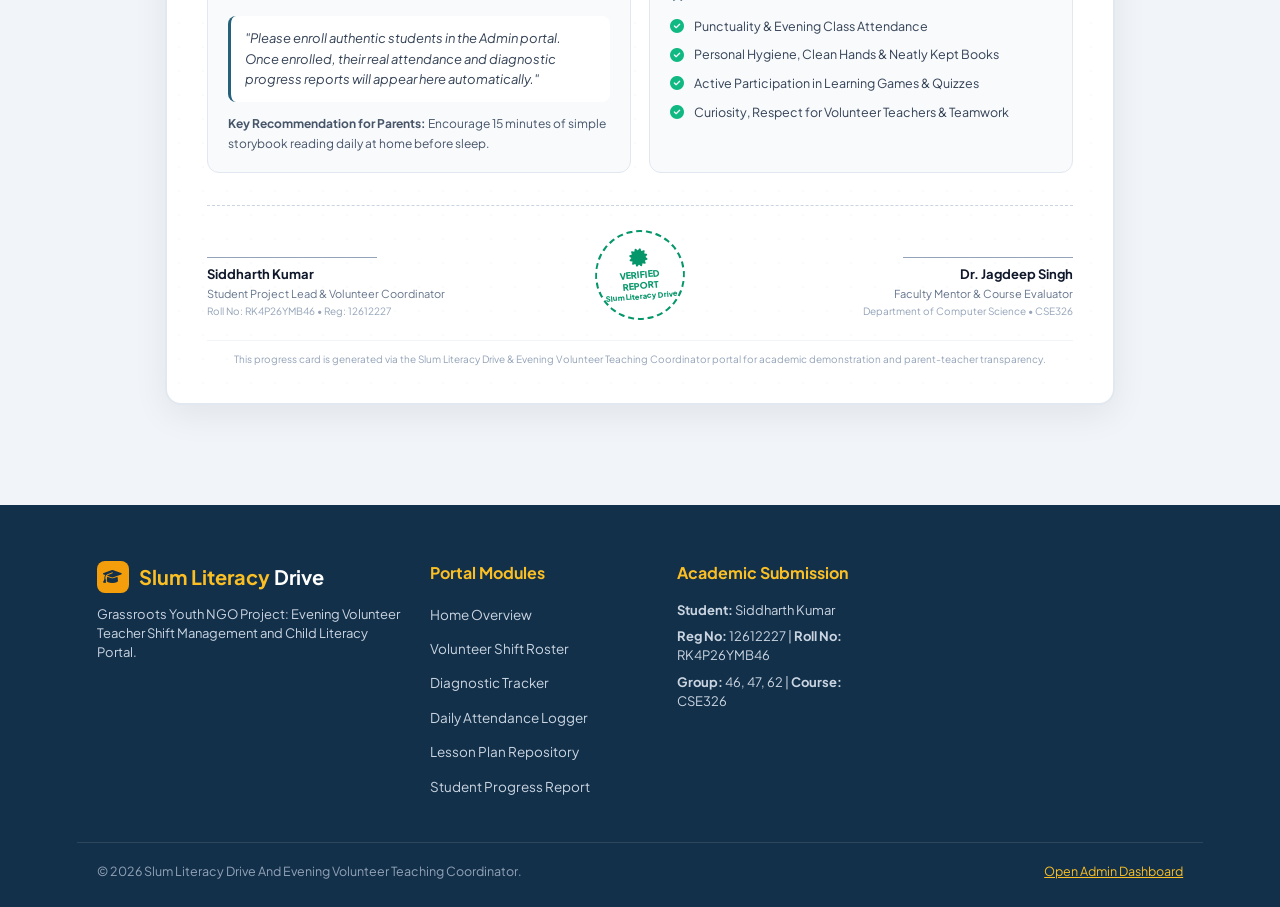
<file: report.html>
<!DOCTYPE html>
<html lang="en">
<head>
    <meta charset="UTF-8">
    <meta name="viewport" content="width=device-width, initial-scale=1.0">
    <title>Student Progress Report Card & Parent Portal | Slum Literacy Drive</title>
    <link rel="stylesheet" href="style.css">
    <link rel="preconnect" href="https://fonts.googleapis.com">
    <link rel="preconnect" href="https://fonts.gstatic.com" crossorigin>
    <link href="https://fonts.googleapis.com/css2?family=Plus+Jakarta+Sans:wght@300;400;500;600;700;800&family=Playfair+Display:ital,wght@0,600;0,700;1,600&display=swap" rel="stylesheet">
    <link rel="stylesheet" href="https://cdnjs.cloudflare.com/ajax/libs/font-awesome/6.4.0/css/all.min.css">
</head>
<body class="page-report">

    <!-- Top Announcement Bar -->
    <div class="top-announcement no-print">
        <div class="container announcement-content">
            <span><i class="fa-solid fa-graduation-cap"></i> <strong>Parent & Community Portal:</strong> Child Academic Growth, Attendance & Diagnostic Report Card</span>
            <div class="announcement-right">
                <a href="admin.html" class="admin-link-badge"><i class="fa-solid fa-lock"></i> Admin Portal</a>
                <a href="index.html" class="announcement-link"><i class="fa-solid fa-house"></i> Back to Home</a>
            </div>
        </div>
    </div>

    <!-- Navigation Header -->
    <header class="no-print">
        <div class="nav-container">
            <a href="index.html" class="brand-logo">
                <span class="logo-icon"><i class="fa-solid fa-graduation-cap"></i></span>
                <div>
                    <h2>Slum Literacy <span>Drive</span></h2>
                    <span style="font-size: 11px; color: #cbd5e1; display: block; line-height: 1;">Volunteer Teaching Coordinator</span>
                </div>
            </a>
            <button class="mobile-toggle" id="menuToggle" aria-label="Toggle navigation">
                <i class="fa-solid fa-bars"></i>
            </button>
            <nav id="navMenu">
                <a href="index.html">Home</a>
                <a href="volunteer.html">Shift Roster</a>
                <a href="enroll.html">Child Admission</a>
                <a href="tracker.html">Diagnostic Tracker</a>
                <a href="lessons.html">Lesson Repository</a>
                <a href="report.html" class="active">Progress Report</a>
                <a href="admin.html" class="nav-btn">Admin Portal</a>
            </nav>
        </div>
    </header>

    <!-- Page Header Banner -->
    <div class="page-header-banner no-print">
        <div class="container">
            <div class="badge-pill light">
                <i class="fa-solid fa-chart-line"></i> Student Performance & Parent Transparency Portal
            </div>
            <h1>Child Academic & Attendance Progress Report</h1>
            <p>Parents and guardians can review their child's classroom attendance percentage, foundational literacy and math assessment scores, and volunteer mentor feedback at a glance.</p>
        </div>
    </div>

    <!-- Main Container -->
    <main class="container report-main">

        <!-- Search & Student Selector Card -->
        <div class="admin-controls-card no-print" style="margin-top: -30px; position: relative; z-index: 10;">
            <div style="flex-grow: 1; display: flex; gap: 16px; flex-wrap: wrap; align-items: flex-end;">
                <div style="flex-grow: 1; min-width: 240px;">
                    <label style="display: block; font-size: 12px; font-weight: 700; color: #12304a; margin-bottom: 4px;">
                        <i class="fa-solid fa-user"></i> Select Enrolled Student
                    </label>
                    <select id="reportStudentSelect" style="width: 100%; padding: 10px 14px; border: 1px solid #cbd5e1; border-radius: 8px; font-size: 14px; background: white; font-weight: 600;">
                        <!-- Dynamically filled with enrolled students from roster -->
                    </select>
                </div>
                <div style="min-width: 220px;">
                    <label style="display: block; font-size: 12px; font-weight: 700; color: #12304a; margin-bottom: 4px;">
                        <i class="fa-solid fa-magnifying-glass"></i> Search by ID or Parent Mobile
                    </label>
                    <input type="text" id="reportSearchInput" placeholder="e.g. STU-101 or 98711..." style="width: 100%; padding: 10px 14px; border: 1px solid #cbd5e1; border-radius: 8px; font-size: 14px; background: white;">
                </div>
            </div>

            <!-- Action Buttons for Parent / Teacher -->
            <div style="display: flex; gap: 10px; flex-wrap: wrap;">
                <button id="printReportCardBtn" class="btn btn-primary" style="padding: 10px 18px; font-size: 13px;">
                    <i class="fa-solid fa-print"></i> Print Report Card
                </button>
                <button id="whatsappShareBtn" class="btn btn-warning" style="padding: 10px 18px; font-size: 13px; background: #25d366; color: white; border-color: #25d366;">
                    <i class="fa-brands fa-whatsapp"></i> Share on WhatsApp
                </button>
            </div>
        </div>

        <!-- Quick Child Selector Pills -->
        <div class="quick-student-pills no-print" id="quickStudentPillsContainer">
            <span style="font-size: 12px; font-weight: 700; color: #64748b; margin-right: 6px;">Quick Select:</span>
            <!-- Dynamically populated -->
        </div>

        <!-- ================================================================= -->
        <!-- OFFICIAL PROGRESS REPORT CARD SHEET (A4 PRINTABLE) -->
        <!-- ================================================================= -->
        <div class="report-card-sheet" id="printableReportCard">

            <!-- Card Watermark / Top Band -->
            <div class="report-card-topbar">
                <div class="report-org-info">
                    <div class="report-org-logo">
                        <i class="fa-solid fa-graduation-cap"></i>
                    </div>
                    <div>
                        <h2 class="report-org-title">Slum Literacy Drive & Evening Volunteer Center</h2>
                        <span class="report-org-sub">Grassroots Youth NGO Initiative • Lovely Professional University (CSE326 Project)</span>
                    </div>
                </div>
                <div class="report-badge-session">
                    <span>Academic Year</span>
                    <strong>2026 Progress Record</strong>
                </div>
            </div>

            <div class="report-divider"></div>

            <!-- Certificate Title -->
            <div class="report-card-heading">
                <h1>OFFICIAL STUDENT PROGRESS & ATTENDANCE REPORT</h1>
                <p>Foundational Literacy and Numeracy Diagnostic Assessment • Evening Tutoring Drive</p>
            </div>

            <!-- Student Bio Profile Grid -->
            <div class="report-student-bio">
                <div class="bio-avatar-box">
                    <div class="bio-avatar-circle" id="cardAvatar">
                        <i class="fa-solid fa-child"></i>
                    </div>
                    <span class="bio-student-id" id="cardStudentId">STU-101</span>
                </div>

                <div class="bio-details-grid">
                    <div class="bio-field">
                        <span class="bio-label">Child's Full Name</span>
                        <strong class="bio-value" id="cardStudentName">Pooja Kumari</strong>
                    </div>
                    <div class="bio-field">
                        <span class="bio-label">Age & Class Grade</span>
                        <strong class="bio-value" id="cardStudentAge">10 Years (Grade 4)</strong>
                    </div>
                    <div class="bio-field">
                        <span class="bio-label">Assigned Learning Center</span>
                        <strong class="bio-value" id="cardStudentCenter">Center A: Math Camp (Azad Nagar)</strong>
                    </div>
                    <div class="bio-field">
                        <span class="bio-label">Primary Learning Focus</span>
                        <strong class="bio-value" id="cardStudentSubject">Foundational Mathematics & Phonics</strong>
                    </div>
                    <div class="bio-field">
                        <span class="bio-label">Parent / Guardian Contact</span>
                        <strong class="bio-value" id="cardGuardianPhone">+91 98711 00001</strong>
                    </div>
                    <div class="bio-field">
                        <span class="bio-label">Volunteer Mentor / Evaluator</span>
                        <strong class="bio-value" id="cardMentorName">Siddharth Kumar (Coordinator)</strong>
                    </div>
                </div>
            </div>

            <!-- Highlights Metric Ribbon (Attendance Rate, Diagnostic Status, Literacy Level) -->
            <div class="report-metrics-ribbon">
                <!-- Metric 1: Attendance Percentage -->
                <div class="ribbon-card ribbon-attendance">
                    <div class="ribbon-icon">
                        <i class="fa-solid fa-clipboard-user"></i>
                    </div>
                    <div class="ribbon-data">
                        <span class="ribbon-label">Class Attendance Rate</span>
                        <div class="ribbon-main-val">
                            <span id="cardAttendanceRate">92%</span>
                            <small id="cardAttendanceBadge" class="status-tag" style="background: #dcfce7; color: #15803d; font-size: 11px;">Highly Regular</small>
                        </div>
                        <p class="ribbon-desc" id="cardAttendanceDesc">Present in 12 out of 13 recorded sessions</p>
                    </div>
                </div>

                <!-- Metric 2: Diagnostic Composite Score -->
                <div class="ribbon-card ribbon-score">
                    <div class="ribbon-icon">
                        <i class="fa-solid fa-chart-simple"></i>
                    </div>
                    <div class="ribbon-data">
                        <span class="ribbon-label">Diagnostic Overall Score</span>
                        <div class="ribbon-main-val">
                            <span id="cardCompositeScore">73%</span>
                            <small id="cardCompositeGrade" class="status-tag" style="background: #eff6ff; color: #1d4ed8; font-size: 11px;">Grade B+ (Intermediate)</small>
                        </div>
                        <p class="ribbon-desc" id="cardCompositeDesc">Ready for formal school admission</p>
                    </div>
                </div>

                <!-- Metric 3: Classroom Standing -->
                <div class="ribbon-card ribbon-milestone">
                    <div class="ribbon-icon">
                        <i class="fa-solid fa-medal"></i>
                    </div>
                    <div class="ribbon-data">
                        <span class="ribbon-label">Milestone Standing</span>
                        <div class="ribbon-main-val">
                            <span id="cardMilestoneTitle" style="font-size: 1.35rem; color: #047857;">Ready For School</span>
                        </div>
                        <p class="ribbon-desc">Recommended for free stationary & textbook kit</p>
                    </div>
                </div>
            </div>

            <!-- Diagnostic Assessment Marks at a Glance Table -->
            <div class="report-section-box">
                <div class="report-section-header">
                    <h3><i class="fa-solid fa-calculator"></i> Foundational Assessment Marks Breakdown (Module 2)</h3>
                    <span class="section-tag">Tested by Volunteer Teachers</span>
                </div>

                <div class="marks-table-wrapper">
                    <table class="report-marks-table">
                        <thead>
                            <tr>
                                <th>Diagnostic Level / Skill</th>
                                <th>Curriculum Milestone Tested</th>
                                <th style="text-align: center;">Score</th>
                                <th style="width: 200px;">Proficiency Visual Progress</th>
                                <th style="text-align: center;">Evaluation Status</th>
                            </tr>
                        </thead>
                        <tbody>
                            <!-- Tier 1 -->
                            <tr>
                                <td>
                                    <strong>Tier 1: Alphabet Recognition</strong>
                                    <small style="display:block; color:#64748b;">English & Hindi Letter Identification</small>
                                </td>
                                <td>Identifies capital & small letters, phonics sound association, sight recognition.</td>
                                <td style="text-align: center;">
                                    <strong id="cardTier1Score" style="color: #2563eb; font-size: 1.1rem;">85%</strong>
                                </td>
                                <td>
                                    <div class="report-prog-track">
                                        <div id="cardTier1Bar" class="report-prog-fill" style="width: 85%; background: #2563eb;"></div>
                                    </div>
                                </td>
                                <td style="text-align: center;">
                                    <span id="cardTier1Status" class="status-tag" style="background:#dcfce7; color:#15803d;">Proficient</span>
                                </td>
                            </tr>

                            <!-- Tier 2 -->
                            <tr>
                                <td>
                                    <strong>Tier 2: Simple Sentence Reading</strong>
                                    <small style="display:block; color:#64748b;">Basic Storybook & Word Blending</small>
                                </td>
                                <td>Reads 2-3 letter words, recognizes basic sight words, simple illustrated stories.</td>
                                <td style="text-align: center;">
                                    <strong id="cardTier2Score" style="color: #d97706; font-size: 1.1rem;">70%</strong>
                                </td>
                                <td>
                                    <div class="report-prog-track">
                                        <div id="cardTier2Bar" class="report-prog-fill" style="width: 70%; background: #d97706;"></div>
                                    </div>
                                </td>
                                <td style="text-align: center;">
                                    <span id="cardTier2Status" class="status-tag" style="background:#fef3c7; color:#b45309;">Intermediate</span>
                                </td>
                            </tr>

                            <!-- Tier 3 -->
                            <tr>
                                <td>
                                    <strong>Tier 3: Basic Addition & Numeracy</strong>
                                    <small style="display:block; color:#64748b;">Single-digit addition & counting objects</small>
                                </td>
                                <td>Counting 1 to 50, single-digit finger addition, mental math games.</td>
                                <td style="text-align: center;">
                                    <strong id="cardTier3Score" style="color: #16a34a; font-size: 1.1rem;">65%</strong>
                                </td>
                                <td>
                                    <div class="report-prog-track">
                                        <div id="cardTier3Bar" class="report-prog-fill" style="width: 65%; background: #16a34a;"></div>
                                    </div>
                                </td>
                                <td style="text-align: center;">
                                    <span id="cardTier3Status" class="status-tag" style="background:#dcfce7; color:#15803d;">Competent</span>
                                </td>
                            </tr>
                        </tbody>
                    </table>
                </div>
            </div>

            <!-- Holistic Growth, Habits & Teacher Feedback -->
            <div class="report-two-columns">
                <!-- Column 1: Teacher Remarks -->
                <div class="report-info-card">
                    <h4><i class="fa-solid fa-comment-dots"></i> Volunteer Mentor Feedback & Observation</h4>
                    <p class="mentor-quote" id="cardMentorFeedback">
                        "Pooja displays immense enthusiasm during evening classes. Her mental math speed and eagerness to solve classroom puzzles are exemplary. She is well-behaved, helps younger students with worksheets, and has maintained regular evening attendance."
                    </p>
                    <div style="margin-top: 12px; font-size: 12px; color: #475569;">
                        <strong>Key Recommendation for Parents:</strong> Encourage 15 minutes of simple storybook reading daily at home before sleep.
                    </div>
                </div>

                <!-- Column 2: Classroom Habits & Personal Growth Checklist -->
                <div class="report-info-card">
                    <h4><i class="fa-solid fa-star"></i> Essential Life & Social Habits</h4>
                    <div class="habits-checklist">
                        <div class="habit-item">
                            <i class="fa-solid fa-circle-check text-success"></i>
                            <span>Punctuality & Evening Class Attendance</span>
                        </div>
                        <div class="habit-item">
                            <i class="fa-solid fa-circle-check text-success"></i>
                            <span>Personal Hygiene, Clean Hands & Neatly Kept Books</span>
                        </div>
                        <div class="habit-item">
                            <i class="fa-solid fa-circle-check text-success"></i>
                            <span>Active Participation in Learning Games & Quizzes</span>
                        </div>
                        <div class="habit-item">
                            <i class="fa-solid fa-circle-check text-success"></i>
                            <span>Curiosity, Respect for Volunteer Teachers & Teamwork</span>
                        </div>
                    </div>
                </div>
            </div>

            <!-- Official Certification & Signatures Footer -->
            <div class="report-signatures-footer">
                <div class="sig-block">
                    <div class="sig-line"></div>
                    <strong class="sig-name">Siddharth Kumar</strong>
                    <span class="sig-role">Student Project Lead & Volunteer Coordinator</span>
                    <span class="sig-cred">Roll No: RK4P26YMB46 • Reg: 12612227</span>
                </div>

                <div class="sig-seal-box">
                    <div class="official-seal">
                        <i class="fa-solid fa-certificate"></i>
                        <span>VERIFIED REPORT</span>
                        <small>Slum Literacy Drive</small>
                    </div>
                </div>

                <div class="sig-block" style="text-align: right;">
                    <div class="sig-line" style="margin-left: auto;"></div>
                    <strong class="sig-name">Dr. Jagdeep Singh</strong>
                    <span class="sig-role">Faculty Mentor & Course Evaluator</span>
                    <span class="sig-cred">Department of Computer Science • CSE326</span>
                </div>
            </div>

            <!-- Micro Disclaimer -->
            <div class="report-micro-footer">
                <span>This progress card is generated via the Slum Literacy Drive & Evening Volunteer Teaching Coordinator portal for academic demonstration and parent-teacher transparency.</span>
            </div>

        </div>

    </main>

    <!-- Footer -->
    <footer class="no-print">
        <div class="container footer-content">
            <div class="footer-box brand-box">
                <div class="footer-brand">
                    <span class="footer-icon"><i class="fa-solid fa-graduation-cap"></i></span>
                    <h3>Slum Literacy <span>Drive</span></h3>
                </div>
                <p>Grassroots Youth NGO Project: Evening Volunteer Teacher Shift Management and Child Literacy Portal.</p>
            </div>
            <div class="footer-box">
                <h4>Portal Modules</h4>
                <ul class="footer-links">
                    <li><a href="index.html">Home Overview</a></li>
                    <li><a href="volunteer.html">Volunteer Shift Roster</a></li>
                    <li><a href="tracker.html">Diagnostic Tracker</a></li>
                    <li><a href="attendance.html">Daily Attendance Logger</a></li>
                    <li><a href="lessons.html">Lesson Plan Repository</a></li>
                    <li><a href="report.html">Student Progress Report</a></li>
                </ul>
            </div>
            <div class="footer-box">
                <h4>Academic Submission</h4>
                <p><strong>Student:</strong> Siddharth Kumar</p>
                <p><strong>Reg No:</strong> 12612227 | <strong>Roll No:</strong> RK4P26YMB46</p>
                <p><strong>Group:</strong> 46, 47, 62 | <strong>Course:</strong> CSE326</p>
            </div>
        </div>
        <div class="footer-copyright">
            <div class="container copyright-flex">
                <p>© 2026 Slum Literacy Drive And Evening Volunteer Teaching Coordinator.</p>
                <p><a href="admin.html" style="color:#fbbf24;">Open Admin Dashboard</a></p>
            </div>
        </div>
    </footer>

    <!-- JavaScript Engine -->
    <script src="script.js"></script>
</body>
</html>
</file>
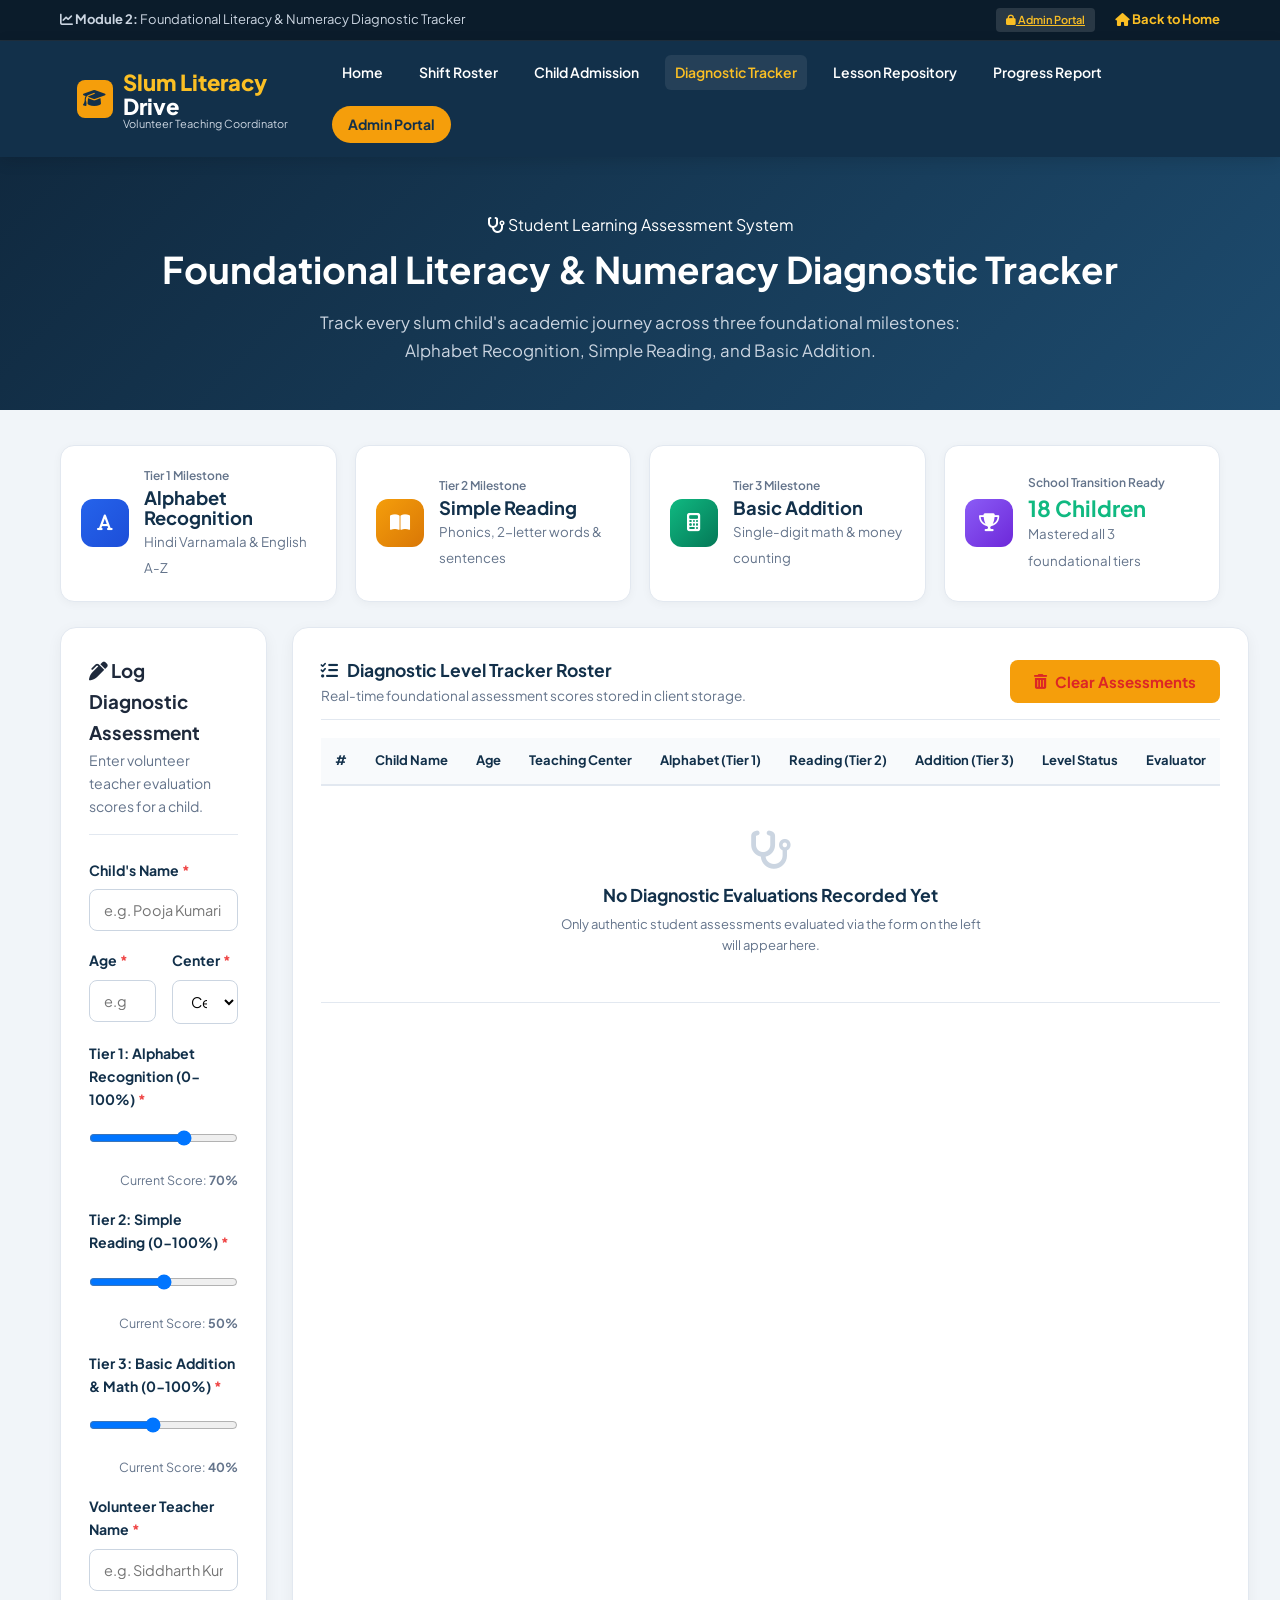
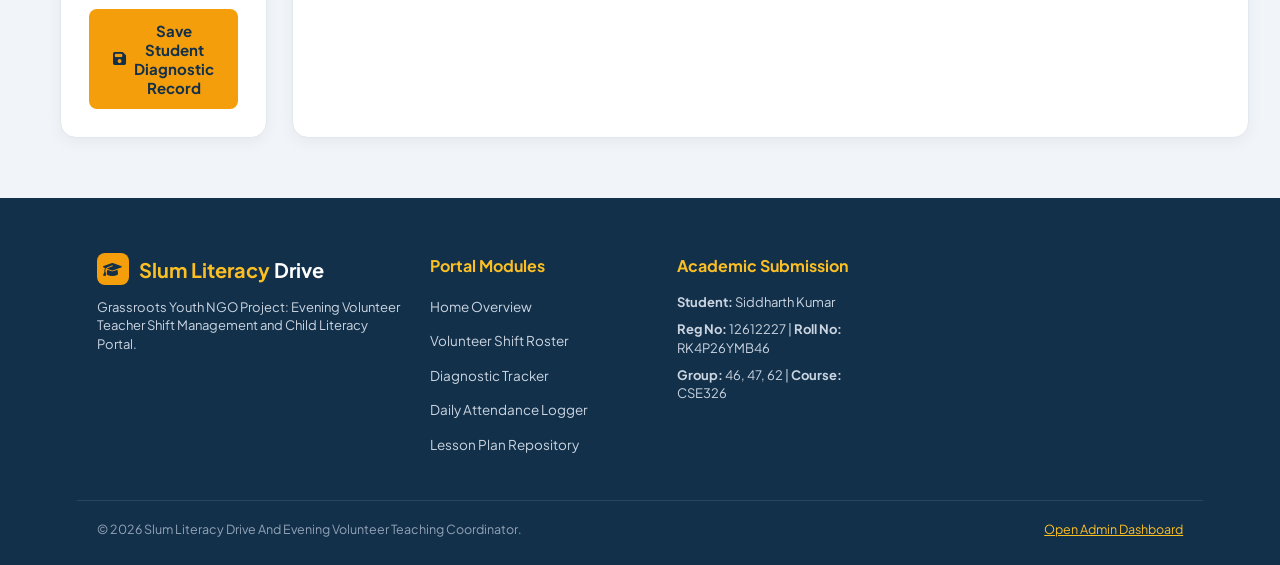
<file: tracker.html>
<!DOCTYPE html>
<html lang="en">
<head>
    <meta charset="UTF-8">
    <meta name="viewport" content="width=device-width, initial-scale=1.0">
    <title>Literacy & Numeracy Diagnostic Tracker | Slum Literacy Drive</title>
    <link rel="stylesheet" href="style.css">
    <link rel="preconnect" href="https://fonts.googleapis.com">
    <link rel="preconnect" href="https://fonts.gstatic.com" crossorigin>
    <link href="https://fonts.googleapis.com/css2?family=Plus+Jakarta+Sans:wght@300;400;500;600;700;800&display=swap" rel="stylesheet">
    <link rel="stylesheet" href="https://cdnjs.cloudflare.com/ajax/libs/font-awesome/6.4.0/css/all.min.css">
</head>
<body class="page-tracker">

    <!-- Top Announcement -->
    <div class="top-announcement">
        <div class="container announcement-content">
            <span><i class="fa-solid fa-chart-line"></i> <strong>Module 2:</strong> Foundational Literacy & Numeracy Diagnostic Tracker</span>
            <div class="announcement-right">
                <a href="admin.html" class="admin-link-badge"><i class="fa-solid fa-lock"></i> Admin Portal</a>
                <a href="index.html" class="announcement-link"><i class="fa-solid fa-house"></i> Back to Home</a>
            </div>
        </div>
    </div>

    <!-- Navigation -->
    <header>
        <div class="nav-container">
            <a href="index.html" class="brand-logo">
                <span class="logo-icon"><i class="fa-solid fa-graduation-cap"></i></span>
                <div>
                    <h2>Slum Literacy <span>Drive</span></h2>
                    <span style="font-size: 11px; color: #cbd5e1; display: block; line-height: 1;">Volunteer Teaching Coordinator</span>
                </div>
            </a>
            <button class="mobile-toggle" id="menuToggle" aria-label="Toggle navigation">
                <i class="fa-solid fa-bars"></i>
            </button>
            <nav id="navMenu">
                <a href="index.html">Home</a>
                <a href="volunteer.html">Shift Roster</a>
                <a href="enroll.html">Child Admission</a>
                <a href="tracker.html" class="active">Diagnostic Tracker</a>
                <a href="lessons.html">Lesson Repository</a>
                <a href="report.html">Progress Report</a>
                <a href="admin.html" class="nav-btn">Admin Portal</a>
            </nav>
        </div>
    </header>

    <!-- Page Header Banner -->
    <div class="page-header-banner">
        <div class="container">
            <div class="badge-pill light">
                <i class="fa-solid fa-stethoscope"></i> Student Learning Assessment System
            </div>
            <h1>Foundational Literacy & Numeracy Diagnostic Tracker</h1>
            <p>Track every slum child's academic journey across three foundational milestones: Alphabet Recognition, Simple Reading, and Basic Addition.</p>
        </div>
    </div>

    <!-- Tracker Main Section -->
    <main class="container admin-main">

        <!-- 3 Milestone Overview Cards -->
        <div class="admin-stats-grid">
            <div class="admin-stat-card">
                <div class="stat-icon-wrap bg-blue"><i class="fa-solid fa-font"></i></div>
                <div>
                    <span class="stat-meta">Tier 1 Milestone</span>
                    <h3 style="font-size: 1.15rem; margin-top:2px;">Alphabet Recognition</h3>
                    <small style="color:#64748b;">Hindi Varnamala & English A-Z</small>
                </div>
            </div>

            <div class="admin-stat-card">
                <div class="stat-icon-wrap bg-amber"><i class="fa-solid fa-book-open"></i></div>
                <div>
                    <span class="stat-meta">Tier 2 Milestone</span>
                    <h3 style="font-size: 1.15rem; margin-top:2px;">Simple Reading</h3>
                    <small style="color:#64748b;">Phonics, 2-letter words & sentences</small>
                </div>
            </div>

            <div class="admin-stat-card">
                <div class="stat-icon-wrap bg-green"><i class="fa-solid fa-calculator"></i></div>
                <div>
                    <span class="stat-meta">Tier 3 Milestone</span>
                    <h3 style="font-size: 1.15rem; margin-top:2px;">Basic Addition</h3>
                    <small style="color:#64748b;">Single-digit math & money counting</small>
                </div>
            </div>

            <div class="admin-stat-card">
                <div class="stat-icon-wrap bg-purple"><i class="fa-solid fa-trophy"></i></div>
                <div>
                    <span class="stat-meta">School Transition Ready</span>
                    <h3 id="statReadyCount" style="color:#10b981;">18 Children</h3>
                    <small style="color:#64748b;">Mastered all 3 foundational tiers</small>
                </div>
            </div>
        </div>

        <!-- Add New Assessment + Filter Layout -->
        <div class="tracker-layout-grid">
            
            <!-- Left: Add Diagnostic Evaluation Form -->
            <div class="tracker-form-card">
                <div class="form-header">
                    <h3><i class="fa-solid fa-pen-clip"></i> Log Diagnostic Assessment</h3>
                    <p>Enter volunteer teacher evaluation scores for a child.</p>
                </div>

                <form id="assessmentForm" novalidate>
                    <div class="form-group">
                        <label for="childName">Child's Name <span class="required">*</span></label>
                        <input type="text" id="childName" placeholder="e.g. Pooja Kumari" required>
                    </div>

                    <div class="form-row-2">
                        <div class="form-group">
                            <label for="childAge">Age <span class="required">*</span></label>
                            <input type="number" id="childAge" min="5" max="15" placeholder="e.g. 9" required>
                        </div>
                        <div class="form-group">
                            <label for="centerSelect">Center <span class="required">*</span></label>
                            <select id="centerSelect" required>
                                <option value="Center A: Math Camp (Azad Nagar)">Center A: Math (Azad Nagar)</option>
                                <option value="Center B: English Camp (Railway Colony)">Center B: English (Railway Colony)</option>
                                <option value="Center C: Riverfront Open School">Center C: Riverfront School</option>
                            </select>
                        </div>
                    </div>

                    <div class="form-group">
                        <label for="tier1Score">Tier 1: Alphabet Recognition (0-100%) <span class="required">*</span></label>
                        <input type="range" id="tier1Score" min="0" max="100" value="70" oninput="document.getElementById('t1Val').textContent = this.value + '%'">
                        <div class="score-display">Current Score: <strong id="t1Val">70%</strong></div>
                    </div>

                    <div class="form-group">
                        <label for="tier2Score">Tier 2: Simple Reading (0-100%) <span class="required">*</span></label>
                        <input type="range" id="tier2Score" min="0" max="100" value="50" oninput="document.getElementById('t2Val').textContent = this.value + '%'">
                        <div class="score-display">Current Score: <strong id="t2Val">50%</strong></div>
                    </div>

                    <div class="form-group">
                        <label for="tier3Score">Tier 3: Basic Addition & Math (0-100%) <span class="required">*</span></label>
                        <input type="range" id="tier3Score" min="0" max="100" value="40" oninput="document.getElementById('t3Val').textContent = this.value + '%'">
                        <div class="score-display">Current Score: <strong id="t3Val">40%</strong></div>
                    </div>

                    <div class="form-group">
                        <label for="evaluatorName">Volunteer Teacher Name <span class="required">*</span></label>
                        <input type="text" id="evaluatorName" placeholder="e.g. Siddharth Kumar" required>
                    </div>

                    <button type="submit" class="btn btn-warning btn-block">
                        <i class="fa-solid fa-floppy-disk"></i> Save Student Diagnostic Record
                    </button>
                    <div id="trackerAlert" class="form-feedback-alert" style="display:none;"></div>
                </form>
            </div>

            <!-- Right: Student Level Roster Table -->
            <div class="tracker-table-card">
                <div class="table-card-header">
                    <div>
                        <h3><i class="fa-solid fa-list-check"></i> Diagnostic Level Tracker Roster</h3>
                        <p style="font-size:0.85rem; color:#64748b; margin:0;">Real-time foundational assessment scores stored in client storage.</p>
                    </div>
                    <button id="resetTrackerBtn" class="btn btn-outline-sm" style="color:#dc2626; border-color:#fee2e2;" title="Clear all recorded assessments">
                        <i class="fa-solid fa-trash-can"></i> Clear Assessments
                    </button>
                </div>

                <div class="table-scroll-container">
                    <table class="admin-data-table" id="trackerTable">
                        <thead>
                            <tr>
                                <th>#</th>
                                <th>Child Name</th>
                                <th>Age</th>
                                <th>Teaching Center</th>
                                <th>Alphabet (Tier 1)</th>
                                <th>Reading (Tier 2)</th>
                                <th>Addition (Tier 3)</th>
                                <th>Level Status</th>
                                <th>Evaluator</th>
                            </tr>
                        </thead>
                        <tbody id="trackerTableBody">
                            <!-- Populated dynamically -->
                        </tbody>
                    </table>
                </div>
            </div>

        </div>

    </main>

    <!-- Footer -->
    <footer>
        <div class="container footer-content">
            <div class="footer-box brand-box">
                <div class="footer-brand">
                    <span class="footer-icon"><i class="fa-solid fa-graduation-cap"></i></span>
                    <h3>Slum Literacy <span>Drive</span></h3>
                </div>
                <p>Grassroots Youth NGO Project: Evening Volunteer Teacher Shift Management and Child Literacy Portal.</p>
            </div>
            <div class="footer-box">
                <h4>Portal Modules</h4>
                <ul class="footer-links">
                    <li><a href="index.html">Home Overview</a></li>
                    <li><a href="volunteer.html">Volunteer Shift Roster</a></li>
                    <li><a href="tracker.html">Diagnostic Tracker</a></li>
                    <li><a href="attendance.html">Daily Attendance Logger</a></li>
                    <li><a href="lessons.html">Lesson Plan Repository</a></li>
                </ul>
            </div>
            <div class="footer-box">
                <h4>Academic Submission</h4>
                <p><strong>Student:</strong> Siddharth Kumar</p>
                <p><strong>Reg No:</strong> 12612227 | <strong>Roll No:</strong> RK4P26YMB46</p>
                <p><strong>Group:</strong> 46, 47, 62 | <strong>Course:</strong> CSE326</p>
            </div>
        </div>
        <div class="footer-copyright">
            <div class="container copyright-flex">
                <p>© 2026 Slum Literacy Drive And Evening Volunteer Teaching Coordinator.</p>
                <p><a href="admin.html" style="color:#fbbf24;">Open Admin Dashboard</a></p>
            </div>
        </div>
    </footer>

    <script src="script.js"></script>
</body>
</html>
</file>
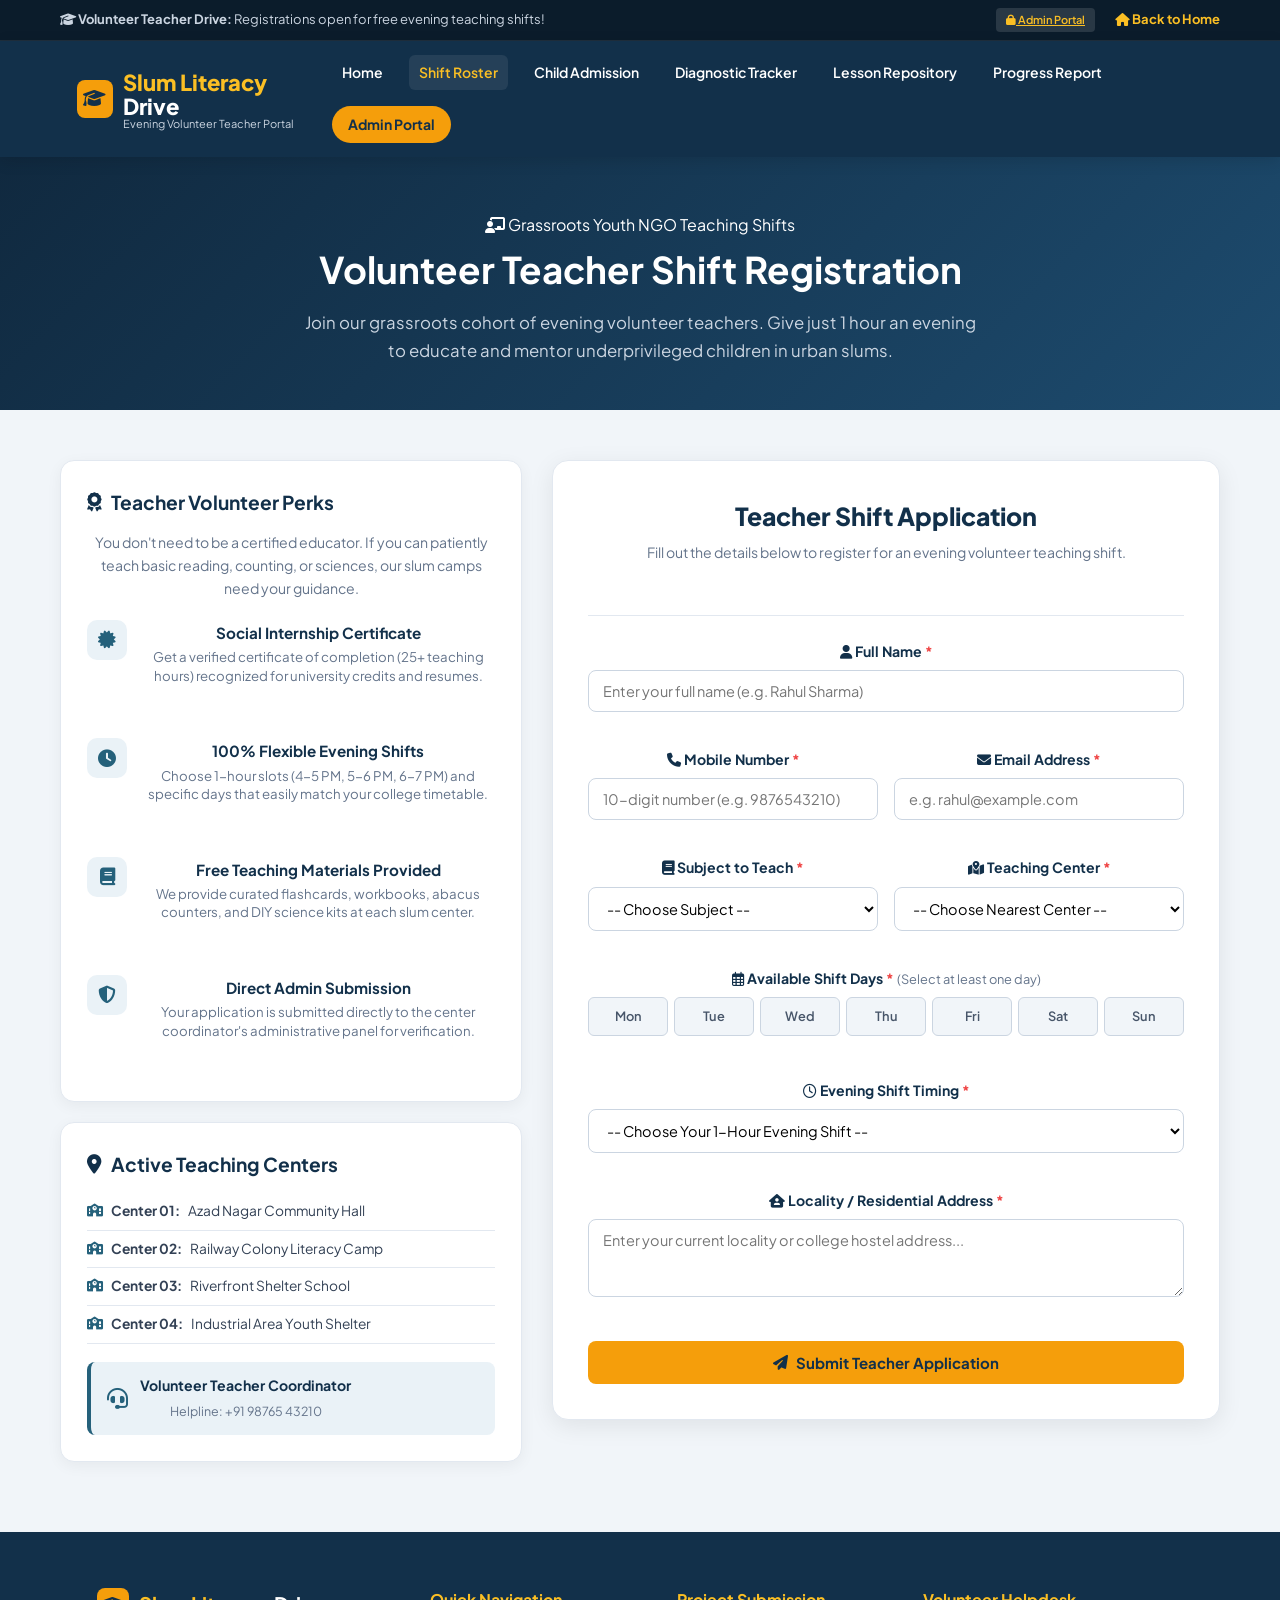
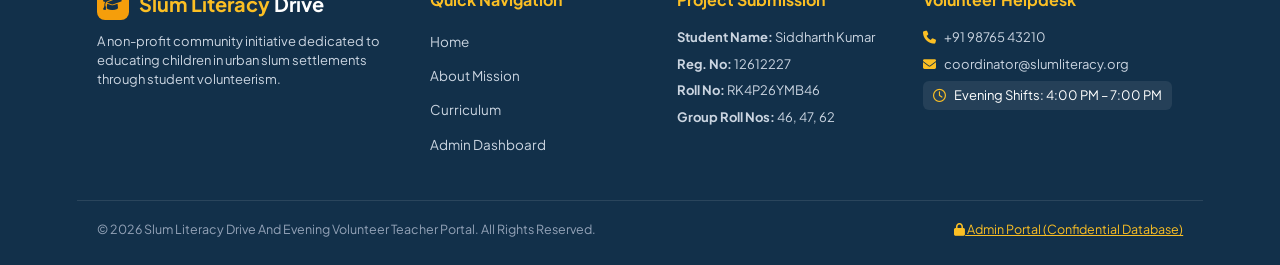
<file: volunteer.html>
<!DOCTYPE html>
<html lang="en">
<head>
    <meta charset="UTF-8">
    <meta name="viewport" content="width=device-width, initial-scale=1.0">
    <title>Volunteer Teacher Shift Registration | Slum Literacy Drive</title>
    <link rel="stylesheet" href="style.css">
    <!-- Google Fonts -->
    <link rel="preconnect" href="https://fonts.googleapis.com">
    <link rel="preconnect" href="https://fonts.gstatic.com" crossorigin>
    <link href="https://fonts.googleapis.com/css2?family=Plus+Jakarta+Sans:wght@300;400;500;600;700;800&display=swap" rel="stylesheet">
    <!-- FontAwesome 6 -->
    <link rel="stylesheet" href="https://cdnjs.cloudflare.com/ajax/libs/font-awesome/6.4.0/css/all.min.css">
</head>
<body class="page-volunteer">

    <!-- Top Announcement Bar -->
    <div class="top-announcement">
        <div class="container announcement-content">
            <span><i class="fa-solid fa-graduation-cap"></i> <strong>Volunteer Teacher Drive:</strong> Registrations open for free evening teaching shifts!</span>
            <div class="announcement-right">
                <a href="admin.html" class="admin-link-badge"><i class="fa-solid fa-lock"></i> Admin Portal</a>
                <a href="index.html" class="announcement-link"><i class="fa-solid fa-house"></i> Back to Home</a>
            </div>
        </div>
    </div>

    <!-- Main Navigation Bar -->
    <header>
        <div class="nav-container">
            <a href="index.html" class="brand-logo">
                <span class="logo-icon"><i class="fa-solid fa-graduation-cap"></i></span>
                <div>
                    <h2>Slum Literacy <span>Drive</span></h2>
                    <span style="font-size: 11px; color: #cbd5e1; display: block; line-height: 1;">Evening Volunteer Teacher Portal</span>
                </div>
            </a>

            <!-- Mobile Hamburger Toggle -->
            <button class="mobile-toggle" id="menuToggle" aria-label="Toggle navigation">
                <i class="fa-solid fa-bars"></i>
            </button>

            <!-- Navigation Links -->
            <nav id="navMenu">
                <a href="index.html">Home</a>
                <a href="volunteer.html" class="active">Shift Roster</a>
                <a href="enroll.html">Child Admission</a>
                <a href="tracker.html">Diagnostic Tracker</a>
                <a href="lessons.html">Lesson Repository</a>
                <a href="report.html">Progress Report</a>
                <a href="admin.html" class="nav-btn">Admin Portal</a>
            </nav>
        </div>
    </header>

    <!-- Page Banner -->
    <div class="page-header-banner">
        <div class="container">
            <div class="badge-pill light">
                <i class="fa-solid fa-chalkboard-user"></i> Grassroots Youth NGO Teaching Shifts
            </div>
            <h1>Volunteer Teacher Shift Registration</h1>
            <p>Join our grassroots cohort of evening volunteer teachers. Give just 1 hour an evening to educate and mentor underprivileged children in urban slums.</p>
        </div>
    </div>

    <!-- Volunteer Main Section (Clean Form Page Only - Zero Database Preview Here) -->
    <section class="section volunteer-page-section">
        <div class="container">
            <div class="volunteer-layout-grid">
                
                <!-- Left Sidebar: Why Volunteer & Shift Instructions -->
                <div class="volunteer-sidebar">
                    <div class="sidebar-card highlight-card">
                        <h3><i class="fa-solid fa-award"></i> Teacher Volunteer Perks</h3>
                        <p class="sidebar-intro">You don't need to be a certified educator. If you can patiently teach basic reading, counting, or sciences, our slum camps need your guidance.</p>
                        
                        <div class="benefit-item">
                            <div class="benefit-icon"><i class="fa-solid fa-certificate"></i></div>
                            <div>
                                <h4>Social Internship Certificate</h4>
                                <p>Get a verified certificate of completion (25+ teaching hours) recognized for university credits and resumes.</p>
                            </div>
                        </div>

                        <div class="benefit-item">
                            <div class="benefit-icon"><i class="fa-solid fa-clock"></i></div>
                            <div>
                                <h4>100% Flexible Evening Shifts</h4>
                                <p>Choose 1-hour slots (4-5 PM, 5-6 PM, 6-7 PM) and specific days that easily match your college timetable.</p>
                            </div>
                        </div>

                        <div class="benefit-item">
                            <div class="benefit-icon"><i class="fa-solid fa-book"></i></div>
                            <div>
                                <h4>Free Teaching Materials Provided</h4>
                                <p>We provide curated flashcards, workbooks, abacus counters, and DIY science kits at each slum center.</p>
                            </div>
                        </div>

                        <div class="benefit-item">
                            <div class="benefit-icon"><i class="fa-solid fa-shield-halved"></i></div>
                            <div>
                                <h4>Direct Admin Submission</h4>
                                <p>Your application is submitted directly to the center coordinator's administrative panel for verification.</p>
                            </div>
                        </div>
                    </div>

                    <div class="sidebar-card info-card">
                        <h3><i class="fa-solid fa-location-dot"></i> Active Teaching Centers</h3>
                        <ul class="centers-list">
                            <li><i class="fa-solid fa-school"></i> <strong>Center 01:</strong> Azad Nagar Community Hall</li>
                            <li><i class="fa-solid fa-school"></i> <strong>Center 02:</strong> Railway Colony Literacy Camp</li>
                            <li><i class="fa-solid fa-school"></i> <strong>Center 03:</strong> Riverfront Shelter School</li>
                            <li><i class="fa-solid fa-school"></i> <strong>Center 04:</strong> Industrial Area Youth Shelter</li>
                        </ul>
                        <div class="support-box">
                            <i class="fa-solid fa-headset"></i>
                            <div>
                                <strong>Volunteer Teacher Coordinator</strong>
                                <span>Helpline: +91 98765 43210</span>
                            </div>
                        </div>
                    </div>
                </div>

                <!-- Right Column: Registration Form -->
                <div class="volunteer-form-wrapper">
                    <div class="form-card">
                        <div class="form-header">
                            <h2>Teacher Shift Application</h2>
                            <p>Fill out the details below to register for an evening volunteer teaching shift.</p>
                        </div>

                        <form id="volunteerForm" class="modern-volunteer-form" novalidate>
                            
                            <!-- Full Name -->
                            <div class="form-group">
                                <label for="name">
                                    <i class="fa-solid fa-user"></i> Full Name <span class="required">*</span>
                                </label>
                                <input type="text" id="name" name="name" placeholder="Enter your full name (e.g. Rahul Sharma)" required autocomplete="name">
                                <span class="error-msg" id="nameError"></span>
                            </div>

                            <!-- Mobile & Email in 2 columns -->
                            <div class="form-row-2">
                                <div class="form-group">
                                    <label for="phone">
                                        <i class="fa-solid fa-phone"></i> Mobile Number <span class="required">*</span>
                                    </label>
                                    <input type="tel" id="phone" name="phone" placeholder="10-digit number (e.g. 9876543210)" pattern="[0-9]{10}" maxlength="10" required autocomplete="tel">
                                    <span class="error-msg" id="phoneError"></span>
                                </div>

                                <div class="form-group">
                                    <label for="email">
                                        <i class="fa-solid fa-envelope"></i> Email Address <span class="required">*</span>
                                    </label>
                                    <input type="email" id="email" name="email" placeholder="e.g. rahul@example.com" required autocomplete="email">
                                    <span class="error-msg" id="emailError"></span>
                                </div>
                            </div>

                            <!-- Teaching Subject & Preferred Center -->
                            <div class="form-row-2">
                                <div class="form-group">
                                    <label for="subject">
                                        <i class="fa-solid fa-book"></i> Subject to Teach <span class="required">*</span>
                                    </label>
                                    <select id="subject" name="subject" required>
                                        <option value="">-- Choose Subject --</option>
                                        <option value="Mathematics">Mathematics & Numeracy</option>
                                        <option value="English">English Phonics & Reading</option>
                                        <option value="Science">General Science & Labs</option>
                                        <option value="General Knowledge">General Knowledge & Awareness</option>
                                        <option value="Arts and Crafts">Arts, Crafts & Hygiene</option>
                                    </select>
                                    <span class="error-msg" id="subjectError"></span>
                                </div>

                                <div class="form-group">
                                    <label for="center">
                                        <i class="fa-solid fa-map-location-dot"></i> Teaching Center <span class="required">*</span>
                                    </label>
                                    <select id="center" name="center" required>
                                        <option value="">-- Choose Nearest Center --</option>
                                        <option value="Center 01: Azad Nagar Community Hall">Center 01: Azad Nagar Community Hall</option>
                                        <option value="Center 02: Railway Colony Camp">Center 02: Railway Colony Camp</option>
                                        <option value="Center 03: Riverfront Shelter School">Center 03: Riverfront Shelter School</option>
                                        <option value="Center 04: Industrial Area Youth Shelter">Center 04: Industrial Area Youth Shelter</option>
                                    </select>
                                    <span class="error-msg" id="centerError"></span>
                                </div>
                            </div>

                            <!-- Available Days Multi-selector -->
                            <div class="form-group">
                                <label>
                                    <i class="fa-regular fa-calendar-days"></i> Available Shift Days <span class="required">*</span>
                                    <span class="label-hint">(Select at least one day)</span>
                                </label>
                                <div class="days-pill-grid">
                                    <label class="day-pill">
                                        <input type="checkbox" name="days" value="Monday">
                                        <span class="pill-box">Mon</span>
                                    </label>
                                    <label class="day-pill">
                                        <input type="checkbox" name="days" value="Tuesday">
                                        <span class="pill-box">Tue</span>
                                    </label>
                                    <label class="day-pill">
                                        <input type="checkbox" name="days" value="Wednesday">
                                        <span class="pill-box">Wed</span>
                                    </label>
                                    <label class="day-pill">
                                        <input type="checkbox" name="days" value="Thursday">
                                        <span class="pill-box">Thu</span>
                                    </label>
                                    <label class="day-pill">
                                        <input type="checkbox" name="days" value="Friday">
                                        <span class="pill-box">Fri</span>
                                    </label>
                                    <label class="day-pill">
                                        <input type="checkbox" name="days" value="Saturday">
                                        <span class="pill-box">Sat</span>
                                    </label>
                                    <label class="day-pill">
                                        <input type="checkbox" name="days" value="Sunday">
                                        <span class="pill-box">Sun</span>
                                    </label>
                                </div>
                                <span class="error-msg" id="daysError"></span>
                            </div>

                            <!-- Evening Time Slot -->
                            <div class="form-group">
                                <label for="time">
                                    <i class="fa-regular fa-clock"></i> Evening Shift Timing <span class="required">*</span>
                                </label>
                                <select id="time" name="time" required>
                                    <option value="">-- Choose Your 1-Hour Evening Shift --</option>
                                    <option value="4 PM - 5 PM">4:00 PM – 5:00 PM (Early Evening Shift)</option>
                                    <option value="5 PM - 6 PM">5:00 PM – 6:00 PM (Primary Shift)</option>
                                    <option value="6 PM - 7 PM">6:00 PM – 7:00 PM (Senior Shift)</option>
                                    <option value="Weekend Special (10 AM - 12 PM)">Weekend Special (Saturday/Sunday 10 AM – 12 PM)</option>
                                </select>
                                <span class="error-msg" id="timeError"></span>
                            </div>

                            <!-- Address & Locality -->
                            <div class="form-group">
                                <label for="address">
                                    <i class="fa-solid fa-house-user"></i> Locality / Residential Address <span class="required">*</span>
                                </label>
                                <textarea id="address" name="address" rows="3" placeholder="Enter your current locality or college hostel address..." required></textarea>
                                <span class="error-msg" id="addressError"></span>
                            </div>

                            <!-- Submit Button -->
                            <button type="submit" class="btn btn-warning btn-block btn-submit">
                                <i class="fa-solid fa-paper-plane"></i> Submit Teacher Application
                            </button>

                            <!-- Live Feedback Message -->
                            <div id="formMessage" class="form-feedback-alert" style="display:none;" aria-live="polite"></div>
                        </form>
                    </div>
                </div>

            </div>
        </div>
    </section>

    <!-- Footer -->
    <footer>
        <div class="container footer-content">
            <div class="footer-box brand-box">
                <div class="footer-brand">
                    <span class="footer-icon"><i class="fa-solid fa-graduation-cap"></i></span>
                    <h3>Slum Literacy <span>Drive</span></h3>
                </div>
                <p>A non-profit community initiative dedicated to educating children in urban slum settlements through student volunteerism.</p>
            </div>
            <div class="footer-box">
                <h4>Quick Navigation</h4>
                <ul class="footer-links">
                    <li><a href="index.html">Home</a></li>
                    <li><a href="index.html#about">About Mission</a></li>
                    <li><a href="index.html#programs">Curriculum</a></li>
                    <li><a href="admin.html">Admin Dashboard</a></li>
                </ul>
            </div>
            <div class="footer-box">
                <h4>Project Submission</h4>
                <p><strong>Student Name:</strong> Siddharth Kumar</p>
                <p><strong>Reg. No:</strong> 12612227</p>
                <p><strong>Roll No:</strong> RK4P26YMB46</p>
                <p><strong>Group Roll Nos:</strong> 46, 47, 62</p>
            </div>
            <div class="footer-box">
                <h4>Volunteer Helpdesk</h4>
                <p><i class="fa-solid fa-phone"></i> +91 98765 43210</p>
                <p><i class="fa-solid fa-envelope"></i> coordinator@slumliteracy.org</p>
                <p class="shift-time"><i class="fa-regular fa-clock"></i> Evening Shifts: 4:00 PM – 7:00 PM</p>
            </div>
        </div>

        <div class="footer-copyright">
            <div class="container copyright-flex">
                <p>© 2026 Slum Literacy Drive And Evening Volunteer Teacher Portal. All Rights Reserved.</p>
                <p class="project-tag"><a href="admin.html" style="color:#fbbf24;"><i class="fa-solid fa-lock"></i> Admin Portal (Confidential Database)</a></p>
            </div>
        </div>
    </footer>

    <!-- Scripts -->
    <script src="script.js"></script>
</body>
</html>
</file>
<file: style.css>
/* ==========================================================================
   Slum Literacy Drive And Evening Volunteer Teaching Coordinator
   Complete Modern NGO Portal Stylesheet (Modules 1, 2, 3, 4 & Admin)
   ========================================================================== */

/* Basic Reset */
* {
    margin: 0;
    padding: 0;
    box-sizing: border-box;
    font-family: 'Plus Jakarta Sans', Arial, sans-serif;
}

html {
    scroll-behavior: smooth;
}

body {
    background-color: #f8fafc;
    color: #1e293b;
    line-height: 1.65;
    overflow-x: hidden;
}

/* Container */
.container {
    max-width: 1200px;
    margin: 0 auto;
    padding: 0 20px;
}

/* Top Announcement */
.top-announcement {
    background-color: #0b1c2b;
    color: #cbd5e1;
    font-size: 13px;
    padding: 8px 0;
    border-bottom: 1px solid rgba(255, 255, 255, 0.08);
}

.announcement-content {
    display: flex;
    justify-content: space-between;
    align-items: center;
    flex-wrap: wrap;
    gap: 10px;
}

.announcement-left i {
    color: #fbbf24;
    margin-right: 6px;
}

.announcement-right {
    display: flex;
    gap: 20px;
    align-items: center;
}

.announcement-link {
    color: #fbbf24;
    text-decoration: none;
    font-weight: bold;
}

.announcement-link:hover {
    text-decoration: underline;
}

.admin-link-badge {
    background: rgba(255, 255, 255, 0.12);
    color: #fbbf24;
    padding: 3px 10px;
    border-radius: 4px;
    font-size: 11px;
    font-weight: 600;
}

/* Navigation Bar */
header {
    background-color: #12304a;
    color: white;
    padding: 14px 6%;
    position: sticky;
    top: 0;
    z-index: 1000;
    box-shadow: 0 4px 15px rgba(0, 0, 0, 0.12);
}

.nav-container {
    max-width: 1240px;
    margin: 0 auto;
    display: flex;
    justify-content: space-between;
    align-items: center;
    gap: 15px;
}

.brand-logo {
    display: flex;
    align-items: center;
    gap: 10px;
    text-decoration: none;
}

.logo-icon {
    width: 38px;
    height: 38px;
    background: #f59e0b;
    color: #12304a;
    border-radius: 8px;
    display: flex;
    align-items: center;
    justify-content: center;
    font-size: 18px;
}

header h2 {
    color: #fbbf24;
    font-size: 22px;
    font-weight: 800;
    line-height: 1.1;
}

header h2 span {
    color: white;
}

nav {
    display: flex;
    gap: 16px;
    align-items: center;
    flex-wrap: wrap;
}

nav a {
    color: white;
    text-decoration: none;
    font-size: 14px;
    font-weight: 600;
    transition: 0.3s;
    padding: 6px 10px;
    border-radius: 6px;
}

nav a:hover,
nav a.active {
    color: #fbbf24;
    background: rgba(255, 255, 255, 0.08);
}

.nav-btn {
    background-color: #f59e0b;
    color: #12304a !important;
    padding: 7px 16px !important;
    border-radius: 20px;
    font-weight: 700;
}

.nav-btn:hover {
    background-color: #fbbf24;
    transform: translateY(-2px);
}

.mobile-toggle {
    display: none;
    background: none;
    border: none;
    color: white;
    font-size: 22px;
    cursor: pointer;
    padding: 4px;
}

/* Home Hero Section */
#home {
    min-height: 520px;
    background: linear-gradient(135deg, rgba(18, 48, 74, 0.94), rgba(37, 97, 123, 0.92)),
                url('https://images.unsplash.com/photo-1509062522246-3755977927d7?auto=format&fit=crop&w=1600&q=80') center/cover no-repeat;
    color: white;
    text-align: center;
    padding: 100px 20px 80px;
    position: relative;
    display: flex;
    align-items: center;
}

.home-content {
    position: relative;
    z-index: 2;
    max-width: 950px;
}

.hero-badge {
    display: inline-block;
    background: rgba(251, 191, 36, 0.2);
    border: 1px solid rgba(251, 191, 36, 0.4);
    color: #fbbf24;
    padding: 6px 18px;
    border-radius: 30px;
    font-size: 13.5px;
    font-weight: 700;
    margin-bottom: 20px;
}

#home h1 {
    font-size: 42px;
    font-weight: 800;
    margin-bottom: 20px;
    line-height: 1.2;
}

#home h1 span {
    color: #fbbf24;
}

#home p {
    font-size: 18px;
    margin-bottom: 35px;
    color: #e2e8f0;
    max-width: 820px;
    margin-left: auto;
    margin-right: auto;
    line-height: 1.7;
}

.home-buttons {
    display: flex;
    justify-content: center;
    gap: 14px;
    flex-wrap: wrap;
    margin-bottom: 40px;
}

/* Buttons */
.btn,
button {
    background-color: #f59e0b;
    color: #12304a;
    padding: 12px 24px;
    border: none;
    border-radius: 8px;
    text-decoration: none;
    font-size: 15px;
    font-weight: bold;
    cursor: pointer;
    transition: 0.3s;
    display: inline-flex;
    align-items: center;
    gap: 8px;
}

.btn:hover,
button:hover {
    background-color: #fbbf24;
    transform: translateY(-2px);
    box-shadow: 0 4px 12px rgba(245, 158, 11, 0.35);
}

.btn-secondary {
    background-color: transparent;
    border: 2px solid rgba(255, 255, 255, 0.5);
    color: white;
}

.btn-secondary:hover {
    background-color: rgba(255, 255, 255, 0.15);
    border-color: white;
    color: white;
}

.btn-sm {
    padding: 7px 14px;
    font-size: 13px;
}

.btn-lg {
    padding: 14px 28px;
    font-size: 16px;
}

.btn-block {
    width: 100%;
    justify-content: center;
}

/* Hero Stats Pill */
.hero-stats-pill {
    background: rgba(255, 255, 255, 0.1);
    backdrop-filter: blur(10px);
    border: 1px solid rgba(255, 255, 255, 0.2);
    border-radius: 50px;
    padding: 12px 30px;
    display: inline-flex;
    align-items: center;
    gap: 25px;
    flex-wrap: wrap;
    justify-content: center;
}

.pill-stat {
    display: flex;
    align-items: center;
    gap: 10px;
    text-align: left;
}

.pill-stat i {
    font-size: 22px;
    color: #fbbf24;
}

.pill-stat strong {
    display: block;
    font-size: 16px;
    color: white;
}

.pill-stat span {
    font-size: 12px;
    color: #cbd5e1;
}

.pill-divider {
    width: 1px;
    height: 30px;
    background: rgba(255, 255, 255, 0.2);
}

/* Sections */
.section {
    padding: 75px 6%;
    text-align: center;
}

.sub-title {
    display: inline-block;
    color: #f59e0b;
    font-size: 13px;
    font-weight: 800;
    letter-spacing: 2px;
    margin-bottom: 8px;
    text-transform: uppercase;
}

section h2 {
    font-size: 32px;
    color: #12304a;
    margin-bottom: 14px;
    font-weight: 800;
}

section p {
    max-width: 760px;
    margin: 0 auto 35px;
    font-size: 16px;
    color: #64748b;
}

/* Impact Counter Numbers Bar */
.impact-counter-bar {
    background: white;
    padding: 35px 0;
    box-shadow: 0 4px 20px rgba(0, 0, 0, 0.06);
    border-bottom: 1px solid #e2e8f0;
}

.counter-grid {
    display: grid;
    grid-template-columns: repeat(4, 1fr);
    gap: 20px;
    text-align: center;
}

.counter-box {
    padding: 15px;
}

.counter-icon-wrap {
    width: 48px;
    height: 48px;
    background: #eaf2f7;
    color: #25617b;
    border-radius: 50%;
    display: flex;
    align-items: center;
    justify-content: center;
    margin: 0 auto 12px;
    font-size: 20px;
}

.counter-value {
    font-size: 34px;
    font-weight: 800;
    color: #12304a;
    line-height: 1;
    margin-bottom: 6px;
}

.counter-box h4 {
    font-size: 15.5px;
    color: #25617b;
    margin-bottom: 4px;
}

.counter-box p {
    font-size: 13px;
    color: #64748b;
    margin: 0 !important;
}

/* Program / Modules Cards */
.programs-cards-container {
    display: grid;
    grid-template-columns: repeat(4, 1fr);
    gap: 20px;
    margin-top: 25px;
}

.program-card {
    background-color: white;
    border-radius: 14px;
    overflow: hidden;
    box-shadow: 0 4px 18px rgba(0, 0, 0, 0.08);
    transition: 0.3s;
    text-align: left;
    display: flex;
    flex-direction: column;
}

.program-card:hover {
    transform: translateY(-8px);
    box-shadow: 0 12px 28px rgba(0, 0, 0, 0.15);
}

.card-thumb {
    position: relative;
    height: 160px;
    overflow: hidden;
}

.card-thumb img {
    width: 100%;
    height: 100%;
    object-fit: cover;
    transition: transform 0.4s;
}

.program-card:hover .card-thumb img {
    transform: scale(1.05);
}

.card-badge {
    position: absolute;
    top: 12px;
    right: 12px;
    background: #25617b;
    color: white;
    font-size: 11px;
    font-weight: 700;
    padding: 4px 10px;
    border-radius: 20px;
}

.badge-amber { background: #f59e0b; color: #12304a; }
.badge-green { background: #10b981; }
.badge-purple { background: #8b5cf6; }

.card-body {
    padding: 22px;
    display: flex;
    flex-direction: column;
    flex-grow: 1;
}

.program-card h3 {
    color: #12304a;
    font-size: 17px;
    margin-bottom: 8px;
}

.program-card p {
    font-size: 13.5px;
    color: #64748b;
    margin-bottom: 16px;
    flex-grow: 1;
}

.card-link {
    font-size: 13.5px;
    font-weight: 700;
    color: #25617b;
    text-decoration: none;
    display: inline-flex;
    align-items: center;
    gap: 6px;
}

.card-link:hover {
    color: #f59e0b;
    transform: translateX(4px);
}

/* Photo Gallery */
.gallery-section {
    background-color: #f8fafc;
    padding: 70px 6%;
    text-align: center;
}

.gallery-grid {
    display: grid;
    grid-template-columns: repeat(4, 1fr);
    gap: 16px;
}

.gallery-item {
    position: relative;
    border-radius: 12px;
    overflow: hidden;
    height: 200px;
    box-shadow: 0 4px 15px rgba(0, 0, 0, 0.08);
}

.gallery-item img {
    width: 100%;
    height: 100%;
    object-fit: cover;
    display: block;
    transition: transform 0.4s;
}

.gallery-item:hover img {
    transform: scale(1.08);
}

.gallery-caption {
    position: absolute;
    bottom: 0;
    left: 0;
    right: 0;
    background: linear-gradient(transparent, rgba(18, 48, 74, 0.9));
    color: white;
    font-size: 12.5px;
    font-weight: 600;
    padding: 22px 10px 8px;
    text-align: center;
}

/* ==========================================================================
   Page Headers & Shared Layout
   ========================================================================== */

.page-header-banner {
    background: linear-gradient(135deg, #10293f 0%, #1d4b6e 100%);
    color: white;
    padding: 55px 0 45px;
    text-align: center;
}

.page-header-banner h1 {
    color: white;
    font-size: 2.3rem;
    margin-bottom: 10px;
}

.page-header-banner p {
    color: #cbd5e1;
    font-size: 1.05rem;
    max-width: 680px;
    margin: 0 auto;
}

.admin-main {
    padding: 35px 20px 60px;
}

/* ==========================================================================
   Module 1: Volunteer Shift Registration (volunteer.html)
   ========================================================================== */

.page-volunteer {
    background-color: #f1f5f9;
}

.volunteer-page-section {
    padding: 50px 0 70px;
}

.volunteer-layout-grid {
    display: grid;
    grid-template-columns: 0.9fr 1.3fr;
    gap: 30px;
    align-items: start;
}

.volunteer-sidebar {
    display: flex;
    flex-direction: column;
    gap: 20px;
}

.sidebar-card {
    background: white;
    border-radius: 14px;
    padding: 26px;
    border: 1px solid #e2e8f0;
    box-shadow: 0 4px 15px rgba(0, 0, 0, 0.05);
}

.sidebar-card h3 {
    font-size: 1.2rem;
    margin-bottom: 12px;
    display: flex;
    align-items: center;
    gap: 10px;
    color: #12304a;
}

.sidebar-intro {
    font-size: 0.88rem;
    margin-bottom: 20px;
    color: #64748b;
}

.benefit-item {
    display: flex;
    gap: 14px;
    margin-bottom: 18px;
}

.benefit-item:last-child {
    margin-bottom: 0;
}

.benefit-icon {
    width: 40px;
    height: 40px;
    background: #eaf2f7;
    color: #25617b;
    border-radius: 10px;
    display: flex;
    align-items: center;
    justify-content: center;
    font-size: 1.1rem;
    flex-shrink: 0;
}

.benefit-item h4 {
    font-size: 0.95rem;
    margin-bottom: 3px;
    color: #12304a;
}

.benefit-item p {
    font-size: 0.83rem;
    line-height: 1.4;
    color: #64748b;
}

.centers-list {
    list-style: none;
    margin: 12px 0 18px;
}

.centers-list li {
    font-size: 0.86rem;
    padding: 7px 0;
    border-bottom: 1px solid #e2e8f0;
    color: #334155;
    display: flex;
    align-items: center;
    gap: 8px;
}

.centers-list li i {
    color: #25617b;
    font-size: 0.8rem;
}

.support-box {
    background: #eaf2f7;
    padding: 12px 16px;
    border-radius: 8px;
    display: flex;
    align-items: center;
    gap: 12px;
    border-left: 4px solid #25617b;
}

.support-box i {
    font-size: 1.3rem;
    color: #25617b;
}

.support-box strong {
    display: block;
    font-size: 0.88rem;
    color: #12304a;
}

.support-box span {
    font-size: 0.78rem;
    color: #64748b;
}

/* Form Card */
.form-card {
    background: white;
    border-radius: 16px;
    padding: 35px;
    box-shadow: 0 6px 25px rgba(0, 0, 0, 0.08);
    border: 1px solid #e2e8f0;
}

.form-header {
    margin-bottom: 24px;
    padding-bottom: 16px;
    border-bottom: 1px solid #e2e8f0;
}

.form-header h2 {
    font-size: 1.55rem;
    margin-bottom: 4px;
    color: #12304a;
}

.form-header p {
    font-size: 0.88rem;
    color: #64748b;
}

.form-group {
    margin-bottom: 18px;
}

.form-row-2 {
    display: grid;
    grid-template-columns: 1fr 1fr;
    gap: 16px;
}

.form-group label {
    display: block;
    font-size: 0.88rem;
    font-weight: 700;
    color: #12304a;
    margin-bottom: 7px;
}

.required {
    color: #ef4444;
}

.label-hint {
    font-weight: 400;
    font-size: 0.8rem;
    color: #64748b;
}

.form-group input:not([type="checkbox"]),
.form-group select,
.form-group textarea {
    width: 100%;
    padding: 11px 14px;
    border: 1px solid #cbd5e1;
    border-radius: 8px;
    font-size: 14.5px;
    background-color: white;
    font-family: inherit;
    transition: 0.2s;
}

.form-group input:focus,
.form-group select:focus,
.form-group textarea:focus {
    outline: none;
    border-color: #25617b;
    box-shadow: 0 0 0 3px rgba(37, 97, 123, 0.15);
}

.form-group textarea {
    resize: vertical;
}

.days-pill-grid {
    display: grid;
    grid-template-columns: repeat(7, 1fr);
    gap: 6px;
}

.day-pill {
    cursor: pointer;
    user-select: none;
}

.day-pill input {
    display: none;
}

.pill-box {
    display: block;
    text-align: center;
    padding: 8px 3px;
    background: #f1f5f9;
    border: 1px solid #cbd5e1;
    border-radius: 6px;
    font-size: 0.8rem;
    font-weight: 600;
    color: #475569;
    transition: 0.2s;
}

.day-pill input:checked + .pill-box {
    background: #12304a;
    border-color: #12304a;
    color: #fbbf24;
}

.error-msg {
    display: block;
    color: #ef4444;
    font-size: 0.78rem;
    font-weight: 500;
    margin-top: 4px;
    min-height: 14px;
}

.form-feedback-alert {
    margin-top: 18px;
    padding: 15px 18px;
    border-radius: 8px;
    font-size: 0.92rem;
    font-weight: 600;
    text-align: center;
    line-height: 1.5;
}

.form-feedback-alert.success {
    background-color: #ecfdf5;
    color: #065f46;
    border: 1px solid #a7f3d0;
}

.form-feedback-alert.error {
    background-color: #fef2f2;
    color: #991b1b;
    border: 1px solid #fecaca;
}

/* ==========================================================================
   Module 2: Diagnostic Tracker (tracker.html)
   ========================================================================== */

.page-tracker {
    background-color: #f1f5f9;
}

.tracker-layout-grid {
    display: grid;
    grid-template-columns: 0.85fr 1.35fr;
    gap: 25px;
    margin-top: 25px;
}

.tracker-form-card,
.tracker-table-card {
    background: white;
    border-radius: 16px;
    padding: 28px;
    border: 1px solid #e2e8f0;
    box-shadow: 0 4px 15px rgba(0, 0, 0, 0.05);
}

.score-display {
    font-size: 12.5px;
    color: #64748b;
    margin-top: 4px;
    text-align: right;
}

/* ==========================================================================
   Module 3: Daily Attendance Logger (attendance.html)
   ========================================================================== */

.page-attendance {
    background-color: #f1f5f9;
}

/* Attendance Stats Grid */
.attendance-stats-grid {
    display: grid;
    grid-template-columns: repeat(auto-fit, minmax(230px, 1fr));
    gap: 16px;
    margin-bottom: 24px;
}

.attendance-stat-card {
    background: white;
    border-radius: 14px;
    padding: 18px 20px;
    border: 1px solid #e2e8f0;
    box-shadow: 0 2px 10px rgba(0, 0, 0, 0.04);
    display: flex;
    align-items: center;
    gap: 16px;
    position: relative;
    overflow: hidden;
    transition: transform 0.2s ease, box-shadow 0.2s ease;
}

.attendance-stat-card:hover {
    transform: translateY(-2px);
    box-shadow: 0 6px 15px rgba(0, 0, 0, 0.06);
}

.attendance-stat-card.primary { border-left: 5px solid #2563eb; }
.attendance-stat-card.success { border-left: 5px solid #10b981; }
.attendance-stat-card.danger { border-left: 5px solid #ef4444; }
.attendance-stat-card.rate { border-left: 5px solid #f59e0b; }

.attendance-stat-icon {
    width: 46px;
    height: 46px;
    border-radius: 12px;
    display: flex;
    align-items: center;
    justify-content: center;
    font-size: 20px;
    flex-shrink: 0;
}

.attendance-stat-card.primary .attendance-stat-icon { background: #eff6ff; color: #2563eb; }
.attendance-stat-card.success .attendance-stat-icon { background: #ecfdf5; color: #10b981; }
.attendance-stat-card.danger .attendance-stat-icon { background: #fef2f2; color: #ef4444; }
.attendance-stat-card.rate .attendance-stat-icon { background: #fffbeb; color: #f59e0b; }

.attendance-stat-info h3 {
    font-size: 1.85rem;
    font-weight: 800;
    color: #12304a;
    line-height: 1.1;
    margin-bottom: 2px;
}

.attendance-stat-info span {
    font-size: 12px;
    font-weight: 600;
    color: #64748b;
    display: block;
}

/* Attendance Live Toggle Buttons */
.attendance-toggle-wrap {
    display: inline-flex;
    background: #f1f5f9;
    padding: 3px;
    border-radius: 30px;
    border: 1px solid #cbd5e1;
    gap: 4px;
}

.toggle-btn {
    border: none;
    outline: none;
    padding: 6px 14px;
    font-size: 12px;
    font-weight: 700;
    border-radius: 20px;
    cursor: pointer;
    transition: all 0.2s ease;
    display: inline-flex;
    align-items: center;
    gap: 6px;
    background: transparent;
    color: #64748b;
}

.toggle-btn.btn-is-present {
    background: #10b981 !important;
    color: #ffffff !important;
    box-shadow: 0 2px 6px rgba(16, 185, 129, 0.4);
}

.toggle-btn.btn-is-absent {
    background: #ef4444 !important;
    color: #ffffff !important;
    box-shadow: 0 2px 6px rgba(239, 68, 68, 0.4);
}

.toggle-btn:hover:not(.btn-is-present):not(.btn-is-absent) {
    background: #e2e8f0;
    color: #1e293b;
}

.arrival-time-tag {
    display: inline-block;
    font-size: 11px;
    font-weight: 600;
    padding: 4px 10px;
    border-radius: 6px;
    background: #f8fafc;
    color: #64748b;
    border: 1px solid #e2e8f0;
}

.arrival-time-tag.present {
    background: #ecfdf5;
    color: #047857;
    border-color: #a7f3d0;
    font-weight: 700;
}

.arrival-time-tag.absent {
    background: #fef2f2;
    color: #b91c1c;
    border-color: #fecaca;
}

.btn-delete-student {
    background: transparent;
    border: none;
    color: #94a3b8;
    padding: 6px 10px;
    border-radius: 6px;
    cursor: pointer;
    transition: 0.2s;
}

.btn-delete-student:hover {
    background: #fee2e2;
    color: #dc2626;
}

/* ==========================================================================
   Module 4: Lesson Plan Repository (lessons.html)
   ========================================================================== */

.page-lessons {
    background-color: #f1f5f9;
}

.repository-tab-bar {
    display: flex;
    gap: 10px;
    margin-bottom: 25px;
    border-bottom: 2px solid #e2e8f0;
    padding-bottom: 10px;
}

.repo-tab-btn {
    background: white;
    border: 1px solid #cbd5e1;
    color: #475569;
    padding: 10px 20px;
    border-radius: 8px;
    font-weight: 700;
    font-size: 14px;
    cursor: pointer;
    transition: 0.2s;
}

.repo-tab-btn:hover {
    background: #eaf2f7;
    color: #12304a;
}

.repo-tab-btn.active {
    background: #12304a;
    color: #fbbf24;
    border-color: #12304a;
}

.games-grid {
    display: grid;
    grid-template-columns: repeat(3, 1fr);
    gap: 20px;
}

.game-card {
    background: white;
    border-radius: 14px;
    border: 1px solid #e2e8f0;
    padding: 24px;
    box-shadow: 0 4px 15px rgba(0, 0, 0, 0.05);
    display: flex;
    flex-direction: column;
}

.game-tag {
    display: inline-block;
    padding: 3px 10px;
    border-radius: 20px;
    font-size: 11px;
    font-weight: 700;
    color: white;
    margin-bottom: 8px;
}

.game-card h3 {
    font-size: 17px;
    color: #12304a;
    margin-bottom: 6px;
}

.game-card p {
    font-size: 13px;
    color: #64748b;
    margin-bottom: 18px;
}

.math-question-box {
    background: #f8fafc;
    border: 2px dashed #cbd5e1;
    border-radius: 10px;
    padding: 20px;
    font-size: 28px;
    font-weight: 800;
    color: #12304a;
    text-align: center;
    margin-bottom: 15px;
}

.math-options-grid,
.phonics-options-grid,
.science-options-grid {
    display: grid;
    grid-template-columns: 1fr 1fr;
    gap: 8px;
    margin-bottom: 12px;
}

.math-opt-btn,
.phonics-opt-btn,
.science-opt-btn {
    background: #f1f5f9;
    border: 1px solid #cbd5e1;
    padding: 10px;
    border-radius: 8px;
    font-size: 15px;
    font-weight: 700;
    color: #12304a;
    cursor: pointer;
    transition: 0.2s;
}

.math-opt-btn:hover,
.phonics-opt-btn:hover,
.science-opt-btn:hover {
    background: #25617b;
    color: white;
    border-color: #25617b;
}

.game-feedback {
    font-size: 13px;
    font-weight: 600;
    color: #64748b;
    min-height: 22px;
    text-align: center;
}

.phonics-prompt,
.science-prompt {
    background: #f8fafc;
    border-radius: 10px;
    padding: 15px;
    text-align: center;
    margin-bottom: 15px;
}

.stories-cards-grid {
    display: grid;
    grid-template-columns: repeat(3, 1fr);
    gap: 20px;
}

.story-item-card {
    background: white;
    border-radius: 14px;
    overflow: hidden;
    border: 1px solid #e2e8f0;
    box-shadow: 0 4px 15px rgba(0, 0, 0, 0.05);
}

.story-item-card img {
    width: 100%;
    height: 160px;
    object-fit: cover;
}

.story-item-body {
    padding: 20px;
}

.story-item-body h3 {
    font-size: 17px;
    color: #12304a;
    margin: 8px 0;
}

.story-item-body p {
    font-size: 13px;
    color: #64748b;
    margin-bottom: 15px;
}

.worksheets-grid {
    display: grid;
    grid-template-columns: repeat(3, 1fr);
    gap: 20px;
}

.worksheet-card {
    background: white;
    border-radius: 14px;
    padding: 25px;
    border: 1px solid #e2e8f0;
    text-align: center;
}

.ws-icon {
    font-size: 32px;
    color: #25617b;
    margin-bottom: 12px;
}

.worksheet-card h4 {
    font-size: 16px;
    color: #12304a;
    margin-bottom: 8px;
}

.worksheet-card p {
    font-size: 13px;
    color: #64748b;
    margin-bottom: 15px;
}

/* Story Modal */
.story-modal-overlay {
    position: fixed;
    top: 0;
    left: 0;
    right: 0;
    bottom: 0;
    background: rgba(0, 0, 0, 0.6);
    backdrop-filter: blur(4px);
    z-index: 2000;
    display: flex;
    align-items: center;
    justify-content: center;
    padding: 20px;
}

.story-modal-box {
    background: white;
    border-radius: 16px;
    max-width: 650px;
    width: 100%;
    overflow: hidden;
    box-shadow: 0 10px 30px rgba(0, 0, 0, 0.25);
    animation: fadeIn 0.3s ease;
}

.modal-header {
    background: #12304a;
    color: white;
    padding: 16px 24px;
    display: flex;
    justify-content: space-between;
    align-items: center;
}

.close-modal-btn {
    background: none;
    border: none;
    color: white;
    font-size: 24px;
    cursor: pointer;
}

.modal-body {
    padding: 24px;
    font-size: 15px;
    line-height: 1.7;
    color: #334155;
    max-height: 400px;
    overflow-y: auto;
}

.modal-footer {
    padding: 14px 24px;
    background: #f8fafc;
    border-top: 1px solid #e2e8f0;
    text-align: right;
}

/* ==========================================================================
   Admin Dashboard (admin.html)
   ========================================================================== */

.page-admin {
    background-color: #f1f5f9;
}

.admin-header {
    background-color: #12304a;
    color: white;
    padding: 16px 0;
    border-bottom: 3px solid #f59e0b;
}

.admin-nav-flex {
    display: flex;
    justify-content: space-between;
    align-items: center;
    flex-wrap: wrap;
    gap: 15px;
}

.admin-brand {
    display: flex;
    align-items: center;
    gap: 12px;
}

.admin-brand h2 {
    color: white;
    font-size: 22px;
}

.admin-brand h2 span {
    color: #fbbf24;
}

.admin-sub {
    display: block;
    font-size: 12px;
    color: #94a3b8;
}

.admin-top-actions {
    display: flex;
    gap: 10px;
}

/* Admin Master Switcher Tabs */
.admin-tab-nav {
    display: flex;
    gap: 12px;
    margin-bottom: 24px;
    border-bottom: 2px solid #e2e8f0;
    padding-bottom: 12px;
    flex-wrap: wrap;
}

.admin-tab-btn {
    background: #ffffff;
    border: 1px solid #cbd5e1;
    color: #475569;
    padding: 12px 22px;
    border-radius: 10px;
    font-size: 14px;
    font-weight: 700;
    cursor: pointer;
    transition: all 0.2s ease;
    display: inline-flex;
    align-items: center;
    gap: 10px;
}

.admin-tab-btn:hover {
    background: #f8fafc;
    color: #12304a;
    border-color: #94a3b8;
}

.admin-tab-btn.active {
    background: #12304a;
    color: #fbbf24;
    border-color: #12304a;
    box-shadow: 0 4px 12px rgba(18, 48, 74, 0.25);
}

.admin-tab-btn .tab-badge {
    background: #f1f5f9;
    color: #64748b;
    font-size: 11px;
    padding: 2px 8px;
    border-radius: 12px;
    font-weight: 800;
}

.admin-tab-btn.active .tab-badge {
    background: rgba(255, 255, 255, 0.2);
    color: #fbbf24;
}

.admin-tab-pane {
    display: none;
    animation: fadeIn 0.3s ease;
}

.admin-tab-pane.active {
    display: block;
}

.admin-welcome-card {
    background: white;
    border-radius: 16px;
    padding: 30px 35px;
    box-shadow: 0 4px 15px rgba(0, 0, 0, 0.05);
    border: 1px solid #e2e8f0;
    display: flex;
    justify-content: space-between;
    align-items: center;
    flex-wrap: wrap;
    gap: 20px;
    margin-bottom: 25px;
}

.welcome-text {
    max-width: 750px;
}

.welcome-text h1 {
    font-size: 24px;
    color: #12304a;
    margin-bottom: 8px;
}

.welcome-text p {
    font-size: 14px;
    color: #64748b;
    margin: 0 !important;
    line-height: 1.6;
}

.admin-stats-grid {
    display: grid;
    grid-template-columns: repeat(4, 1fr);
    gap: 18px;
    margin-bottom: 25px;
}

.admin-stat-card {
    background: white;
    padding: 20px;
    border-radius: 14px;
    border: 1px solid #e2e8f0;
    box-shadow: 0 2px 10px rgba(0, 0, 0, 0.04);
    display: flex;
    align-items: center;
    gap: 15px;
}

.stat-icon-wrap {
    width: 48px;
    height: 48px;
    border-radius: 12px;
    display: flex;
    align-items: center;
    justify-content: center;
    font-size: 18px;
    color: white;
    flex-shrink: 0;
}

.bg-blue { background: linear-gradient(135deg, #2563eb, #1d4ed8); }
.bg-green { background: linear-gradient(135deg, #10b981, #047857); }
.bg-amber { background: linear-gradient(135deg, #f59e0b, #d97706); }
.bg-purple { background: linear-gradient(135deg, #8b5cf6, #6d28d9); }

.stat-meta {
    display: block;
    font-size: 12px;
    color: #64748b;
    font-weight: 600;
}

.admin-stat-card h3 {
    font-size: 22px;
    color: #12304a;
    line-height: 1.1;
    margin-top: 3px;
}

.admin-controls-card {
    background: white;
    padding: 18px 22px;
    border-radius: 14px;
    border: 1px solid #e2e8f0;
    margin-bottom: 20px;
    display: flex;
    justify-content: space-between;
    align-items: center;
    flex-wrap: wrap;
    gap: 15px;
}

.search-input-wrap {
    position: relative;
    flex-grow: 1;
    max-width: 420px;
}

.search-input-wrap i {
    position: absolute;
    left: 14px;
    top: 50%;
    transform: translateY(-50%);
    color: #94a3b8;
    font-size: 14px;
}

.search-input-wrap input {
    width: 100%;
    padding: 9px 14px 9px 38px;
    border: 1px solid #cbd5e1;
    border-radius: 8px;
    font-size: 13.5px;
    outline: none;
}

.search-input-wrap input:focus {
    border-color: #25617b;
    box-shadow: 0 0 0 3px rgba(37, 97, 123, 0.12);
}

.filter-dropdown-wrap select {
    padding: 9px 12px;
    border: 1px solid #cbd5e1;
    border-radius: 8px;
    font-size: 13.5px;
    background: white;
    outline: none;
}

.admin-table-card {
    background: white;
    border-radius: 16px;
    padding: 25px 28px;
    border: 1px solid #e2e8f0;
    box-shadow: 0 4px 18px rgba(0, 0, 0, 0.05);
}

.table-card-header {
    display: flex;
    justify-content: space-between;
    align-items: center;
    margin-bottom: 18px;
    padding-bottom: 12px;
    border-bottom: 1px solid #e2e8f0;
}

.table-card-header h3 {
    font-size: 17.5px;
    color: #12304a;
    display: flex;
    align-items: center;
    gap: 8px;
}

.light-blue {
    background: #e0f2fe;
    color: #0369a1;
    font-size: 12px;
    padding: 4px 12px;
}

.table-scroll-container {
    overflow-x: auto;
}

.admin-data-table {
    width: 100%;
    border-collapse: collapse;
    font-size: 13px;
    text-align: left;
}

.admin-data-table th {
    background-color: #f8fafc;
    color: #12304a;
    font-weight: 700;
    padding: 12px 14px;
    border-bottom: 2px solid #e2e8f0;
    white-space: nowrap;
}

.admin-data-table td {
    padding: 12px 14px;
    border-bottom: 1px solid #e2e8f0;
    color: #334155;
    vertical-align: middle;
}

.admin-data-table tbody tr:hover {
    background-color: #f8fafc;
}

.badge-subject {
    background: #f1f5f9;
    color: #1e293b;
    padding: 3px 8px;
    border-radius: 4px;
    font-size: 0.78rem;
    font-weight: 600;
}

.status-tag {
    display: inline-block;
    padding: 3px 9px;
    border-radius: 14px;
    font-size: 11px;
    font-weight: 700;
}

.btn-action-icon {
    width: 30px;
    height: 30px;
    border-radius: 6px;
    display: flex;
    align-items: center;
    justify-content: center;
    font-size: 13px;
    border: none;
    cursor: pointer;
    text-decoration: none;
    transition: 0.2s;
}

.btn-whatsapp {
    background-color: #dcfce7;
    color: #15803d;
}

.btn-whatsapp:hover {
    background-color: #22c55e;
    color: white;
}

.btn-delete {
    background-color: #fee2e2;
    color: #dc2626;
}

.btn-delete:hover {
    background-color: #ef4444;
    color: white;
}

.admin-footer {
    background-color: #0e2437;
    color: #94a3b8;
    padding: 20px 0;
    font-size: 13px;
    border-top: 1px solid rgba(255, 255, 255, 0.08);
}

.footer-bottom-flex {
    display: flex;
    justify-content: space-between;
    align-items: center;
    flex-wrap: wrap;
    gap: 10px;
}

/* Footer (Website) */
footer {
    background-color: #12304a;
    color: white;
    padding: 55px 6% 25px;
    text-align: left;
}

.footer-content {
    display: grid;
    grid-template-columns: 1.4fr 1fr 1fr 1.2fr;
    gap: 30px;
    margin-bottom: 35px;
}

.footer-brand {
    display: flex;
    align-items: center;
    gap: 10px;
    margin-bottom: 12px;
}

.footer-icon {
    width: 32px;
    height: 32px;
    background: #f59e0b;
    color: #12304a;
    border-radius: 8px;
    display: flex;
    align-items: center;
    justify-content: center;
    font-size: 15px;
}

.footer-brand h3 {
    color: #fbbf24;
    font-size: 20px;
}

.footer-brand h3 span {
    color: white;
}

.brand-box p {
    font-size: 13.5px;
    color: #cbd5e1;
    line-height: 1.6;
    margin-bottom: 16px;
}

.footer-box h4 {
    color: #fbbf24;
    font-size: 16px;
    margin-bottom: 14px;
}

.footer-links {
    list-style: none;
}

.footer-links li {
    margin-bottom: 8px;
}

.footer-links a {
    color: #cbd5e1;
    text-decoration: none;
    font-size: 13.5px;
    transition: 0.2s;
}

.footer-links a:hover {
    color: #fbbf24;
    padding-left: 4px;
}

.footer-box p {
    font-size: 13px;
    color: #cbd5e1;
    margin-bottom: 8px;
    line-height: 1.45;
}

.footer-box p i {
    color: #fbbf24;
    margin-right: 6px;
}

.shift-time {
    background: rgba(255, 255, 255, 0.08);
    padding: 5px 10px;
    border-radius: 6px;
    display: inline-block;
    color: white !important;
}

.footer-copyright {
    border-top: 1px solid rgba(255, 255, 255, 0.1);
    padding-top: 18px;
    font-size: 12.5px;
    color: #94a3b8;
}

.copyright-flex {
    display: flex;
    justify-content: space-between;
    align-items: center;
    flex-wrap: wrap;
    gap: 10px;
}

.project-tag {
    color: #fbbf24;
}

/* Mobile Responsive */
@media (max-width: 1024px) {
    .admin-stats-grid {
        grid-template-columns: repeat(2, 1fr);
    }
    .counter-grid {
        grid-template-columns: repeat(2, 1fr);
    }
    .programs-cards-container {
        grid-template-columns: repeat(2, 1fr);
    }
    .gallery-grid {
        grid-template-columns: repeat(2, 1fr);
    }
    .games-grid,
    .stories-cards-grid,
    .worksheets-grid {
        grid-template-columns: repeat(2, 1fr);
    }
    .tracker-layout-grid {
        grid-template-columns: 1fr;
    }
    .volunteer-layout-grid {
        grid-template-columns: 1fr;
    }
    .footer-content {
        grid-template-columns: repeat(2, 1fr);
    }
}

@media (max-width: 768px) {
    .top-announcement {
        display: none;
    }
    header {
        padding: 12px 18px;
    }
    .mobile-toggle {
        display: block;
    }
    nav {
        display: none;
        width: 100%;
        flex-direction: column;
        padding-top: 15px;
        gap: 10px;
    }
    nav.open {
        display: flex;
    }
    #home h1 {
        font-size: 28px;
    }
    #home p {
        font-size: 15px;
    }
    .hero-stats-pill {
        flex-direction: column;
        border-radius: 16px;
        gap: 10px;
    }
    .pill-divider {
        display: none;
    }
    .counter-grid {
        grid-template-columns: 1fr;
    }
    .programs-cards-container {
        grid-template-columns: 1fr;
    }
    .gallery-grid {
        grid-template-columns: 1fr;
    }
    .games-grid,
    .stories-cards-grid,
    .worksheets-grid {
        grid-template-columns: 1fr;
    }
    .admin-stats-grid {
        grid-template-columns: 1fr;
    }
    .admin-controls-card {
        flex-direction: column;
        align-items: stretch;
    }
    .search-input-wrap {
        max-width: 100%;
    }
    .filter-dropdown-wrap {
        flex-direction: column;
        align-items: stretch;
    }
    .form-row-2 {
        grid-template-columns: 1fr;
    }
    .days-pill-grid {
        grid-template-columns: repeat(4, 1fr);
    }
    .form-card {
        padding: 20px 16px;
    }
    .footer-content {
        grid-template-columns: 1fr;
    }
    .copyright-flex {
        text-align: center;
        flex-direction: column;
    }
}

/* ==========================================================================
   Module 5: Student Progress Report Card & Parent Portal (report.html)
   ========================================================================== */

.page-report {
    background-color: #f1f5f9;
}

.report-main {
    padding-bottom: 60px;
}

.quick-student-pills {
    display: flex;
    gap: 8px;
    align-items: center;
    flex-wrap: wrap;
    margin: 16px 0 24px 0;
}

.student-pill-btn {
    background: white;
    border: 1px solid #cbd5e1;
    border-radius: 20px;
    padding: 5px 12px;
    font-size: 12px;
    font-weight: 600;
    color: #334155;
    cursor: pointer;
    transition: all 0.2s;
}

.student-pill-btn:hover,
.student-pill-btn.active {
    background: #12304a;
    color: #fbbf24;
    border-color: #12304a;
}

/* Report Card Paper Sheet */
.report-card-sheet {
    background: #ffffff;
    border-radius: 16px;
    border: 2px solid #e2e8f0;
    box-shadow: 0 10px 35px rgba(0, 0, 0, 0.07);
    padding: 36px 40px;
    max-width: 950px;
    margin: 0 auto 40px auto;
    position: relative;
    background-image: radial-gradient(#f8fafc 1px, transparent 1px);
    background-size: 24px 24px;
}

.report-card-topbar {
    display: flex;
    justify-content: space-between;
    align-items: center;
    flex-wrap: wrap;
    gap: 16px;
}

.report-org-info {
    display: flex;
    align-items: center;
    gap: 14px;
}

.report-org-logo {
    width: 48px;
    height: 48px;
    background: #12304a;
    color: #fbbf24;
    border-radius: 12px;
    display: flex;
    align-items: center;
    justify-content: center;
    font-size: 24px;
}

.report-org-title {
    font-size: 20px;
    font-weight: 800;
    color: #12304a;
    line-height: 1.15;
}

.report-org-sub {
    font-size: 12px;
    color: #64748b;
    display: block;
}

.report-badge-session {
    background: #eff6ff;
    border: 1px solid #bfdbfe;
    border-radius: 8px;
    padding: 6px 14px;
    text-align: right;
}

.report-badge-session span {
    display: block;
    font-size: 10px;
    text-transform: uppercase;
    font-weight: 700;
    color: #3b82f6;
    letter-spacing: 0.5px;
}

.report-badge-session strong {
    font-size: 13px;
    color: #1e3a8a;
}

.report-divider {
    height: 3px;
    background: linear-gradient(90deg, #12304a, #f59e0b, #10b981);
    border-radius: 2px;
    margin: 20px 0;
}

.report-card-heading {
    text-align: center;
    margin-bottom: 24px;
}

.report-card-heading h1 {
    font-size: 22px;
    font-weight: 800;
    letter-spacing: 1px;
    color: #0f172a;
    margin-bottom: 4px;
    font-family: 'Plus Jakarta Sans', sans-serif;
}

.report-card-heading p {
    font-size: 13px;
    color: #64748b;
    font-style: italic;
}

/* Student Bio Grid */
.report-student-bio {
    background: #f8fafc;
    border: 1px solid #e2e8f0;
    border-radius: 12px;
    padding: 20px;
    display: flex;
    gap: 24px;
    margin-bottom: 24px;
    align-items: center;
}

.bio-avatar-box {
    display: flex;
    flex-direction: column;
    align-items: center;
    gap: 6px;
    flex-shrink: 0;
}

.bio-avatar-circle {
    width: 64px;
    height: 64px;
    background: linear-gradient(135deg, #12304a, #25617b);
    color: #fbbf24;
    border-radius: 50%;
    display: flex;
    align-items: center;
    justify-content: center;
    font-size: 28px;
    box-shadow: 0 4px 10px rgba(0, 0, 0, 0.1);
}

.bio-student-id {
    font-family: monospace;
    font-size: 12px;
    font-weight: 700;
    color: #0369a1;
    background: #e0f2fe;
    padding: 2px 8px;
    border-radius: 4px;
}

.bio-details-grid {
    display: grid;
    grid-template-columns: repeat(3, 1fr);
    gap: 12px 18px;
    flex-grow: 1;
}

.bio-field {
    display: flex;
    flex-direction: column;
}

.bio-label {
    font-size: 11px;
    font-weight: 700;
    text-transform: uppercase;
    color: #64748b;
    letter-spacing: 0.3px;
}

.bio-value {
    font-size: 13.5px;
    color: #1e293b;
    font-weight: 700;
}

/* Metrics Highlights Ribbon */
.report-metrics-ribbon {
    display: grid;
    grid-template-columns: repeat(3, 1fr);
    gap: 16px;
    margin-bottom: 24px;
}

.ribbon-card {
    background: #ffffff;
    border-radius: 12px;
    border: 1px solid #e2e8f0;
    padding: 16px;
    display: flex;
    gap: 14px;
    align-items: flex-start;
}

.ribbon-attendance { border-left: 5px solid #10b981; }
.ribbon-score { border-left: 5px solid #2563eb; }
.ribbon-milestone { border-left: 5px solid #f59e0b; }

.ribbon-icon {
    width: 40px;
    height: 40px;
    border-radius: 10px;
    display: flex;
    align-items: center;
    justify-content: center;
    font-size: 18px;
    flex-shrink: 0;
}

.ribbon-attendance .ribbon-icon { background: #ecfdf5; color: #10b981; }
.ribbon-score .ribbon-icon { background: #eff6ff; color: #2563eb; }
.ribbon-milestone .ribbon-icon { background: #fffbeb; color: #f59e0b; }

.ribbon-data {
    flex-grow: 1;
}

.ribbon-label {
    font-size: 11px;
    font-weight: 700;
    color: #64748b;
    display: block;
    text-transform: uppercase;
}

.ribbon-main-val {
    display: flex;
    align-items: center;
    justify-content: space-between;
    margin: 2px 0;
}

.ribbon-main-val span {
    font-size: 1.6rem;
    font-weight: 800;
    color: #0f172a;
    line-height: 1.1;
}

.ribbon-desc {
    font-size: 11.5px;
    color: #64748b;
    margin-top: 2px;
    line-height: 1.3;
}

/* Marks Breakdown Table */
.report-section-box {
    background: #ffffff;
    border: 1px solid #e2e8f0;
    border-radius: 12px;
    overflow: hidden;
    margin-bottom: 24px;
}

.report-section-header {
    background: #f8fafc;
    padding: 12px 18px;
    display: flex;
    justify-content: space-between;
    align-items: center;
    border-bottom: 1px solid #e2e8f0;
}

.report-section-header h3 {
    font-size: 14px;
    font-weight: 700;
    color: #12304a;
}

.section-tag {
    font-size: 11px;
    font-weight: 600;
    color: #059669;
    background: #dcfce7;
    padding: 2px 8px;
    border-radius: 4px;
}

.marks-table-wrapper {
    overflow-x: auto;
}

.report-marks-table {
    width: 100%;
    border-collapse: collapse;
    font-size: 13px;
}

.report-marks-table th {
    background: #ffffff;
    color: #475569;
    font-weight: 700;
    padding: 10px 16px;
    border-bottom: 2px solid #e2e8f0;
    font-size: 11.5px;
    text-transform: uppercase;
    letter-spacing: 0.4px;
}

.report-marks-table td {
    padding: 12px 16px;
    border-bottom: 1px solid #f1f5f9;
    color: #334155;
    vertical-align: middle;
}

.report-prog-track {
    background: #e2e8f0;
    height: 9px;
    border-radius: 10px;
    overflow: hidden;
    width: 100%;
}

.report-prog-fill {
    height: 100%;
    border-radius: 10px;
    transition: width 0.4s ease;
}

/* Two Columns (Feedback & Habits) */
.report-two-columns {
    display: grid;
    grid-template-columns: 1fr 1fr;
    gap: 18px;
    margin-bottom: 24px;
}

.report-info-card {
    background: #f8fafc;
    border: 1px solid #e2e8f0;
    border-radius: 12px;
    padding: 18px 20px;
}

.report-info-card h4 {
    font-size: 13.5px;
    font-weight: 700;
    color: #12304a;
    margin-bottom: 10px;
}

.mentor-quote {
    font-size: 13px;
    line-height: 1.6;
    color: #334155;
    font-style: italic;
    background: white;
    padding: 12px 14px;
    border-radius: 8px;
    border-left: 3px solid #25617b;
}

.habits-checklist {
    display: flex;
    flex-direction: column;
    gap: 8px;
}

.habit-item {
    display: flex;
    align-items: center;
    gap: 10px;
    font-size: 12.5px;
    color: #334155;
}

.habit-item i {
    color: #10b981;
    font-size: 14px;
}

/* Signatures Footer */
.report-signatures-footer {
    display: flex;
    justify-content: space-between;
    align-items: flex-end;
    margin-top: 32px;
    padding-top: 24px;
    border-top: 1px dashed #cbd5e1;
}

.sig-block {
    width: 250px;
}

.sig-line {
    width: 170px;
    height: 1px;
    background: #94a3b8;
    margin-bottom: 6px;
}

.sig-name {
    display: block;
    font-size: 13px;
    color: #0f172a;
}

.sig-role {
    display: block;
    font-size: 11px;
    color: #64748b;
}

.sig-cred {
    display: block;
    font-size: 10px;
    color: #94a3b8;
}

.sig-seal-box {
    text-align: center;
}

.official-seal {
    width: 90px;
    height: 90px;
    border: 2px dashed #059669;
    border-radius: 50%;
    display: flex;
    flex-direction: column;
    align-items: center;
    justify-content: center;
    color: #059669;
    font-size: 9px;
    font-weight: 800;
    line-height: 1.2;
    padding: 6px;
    transform: rotate(-5deg);
}

.official-seal i {
    font-size: 18px;
    margin-bottom: 3px;
}

.report-micro-footer {
    text-align: center;
    margin-top: 20px;
    font-size: 10px;
    color: #94a3b8;
    border-top: 1px solid #f1f5f9;
    padding-top: 10px;
}

/* Print Rules */
@media print {
    body {
        background: #ffffff !important;
        color: #000000 !important;
    }
    .no-print, header, footer, .top-announcement, .admin-controls-card, .quick-student-pills {
        display: none !important;
    }
    .report-card-sheet {
        box-shadow: none !important;
        border: 1px solid #cbd5e1 !important;
        padding: 20px !important;
        max-width: 100% !important;
        margin: 0 !important;
    }
    .report-main {
        padding: 0 !important;
    }
}
</file>
